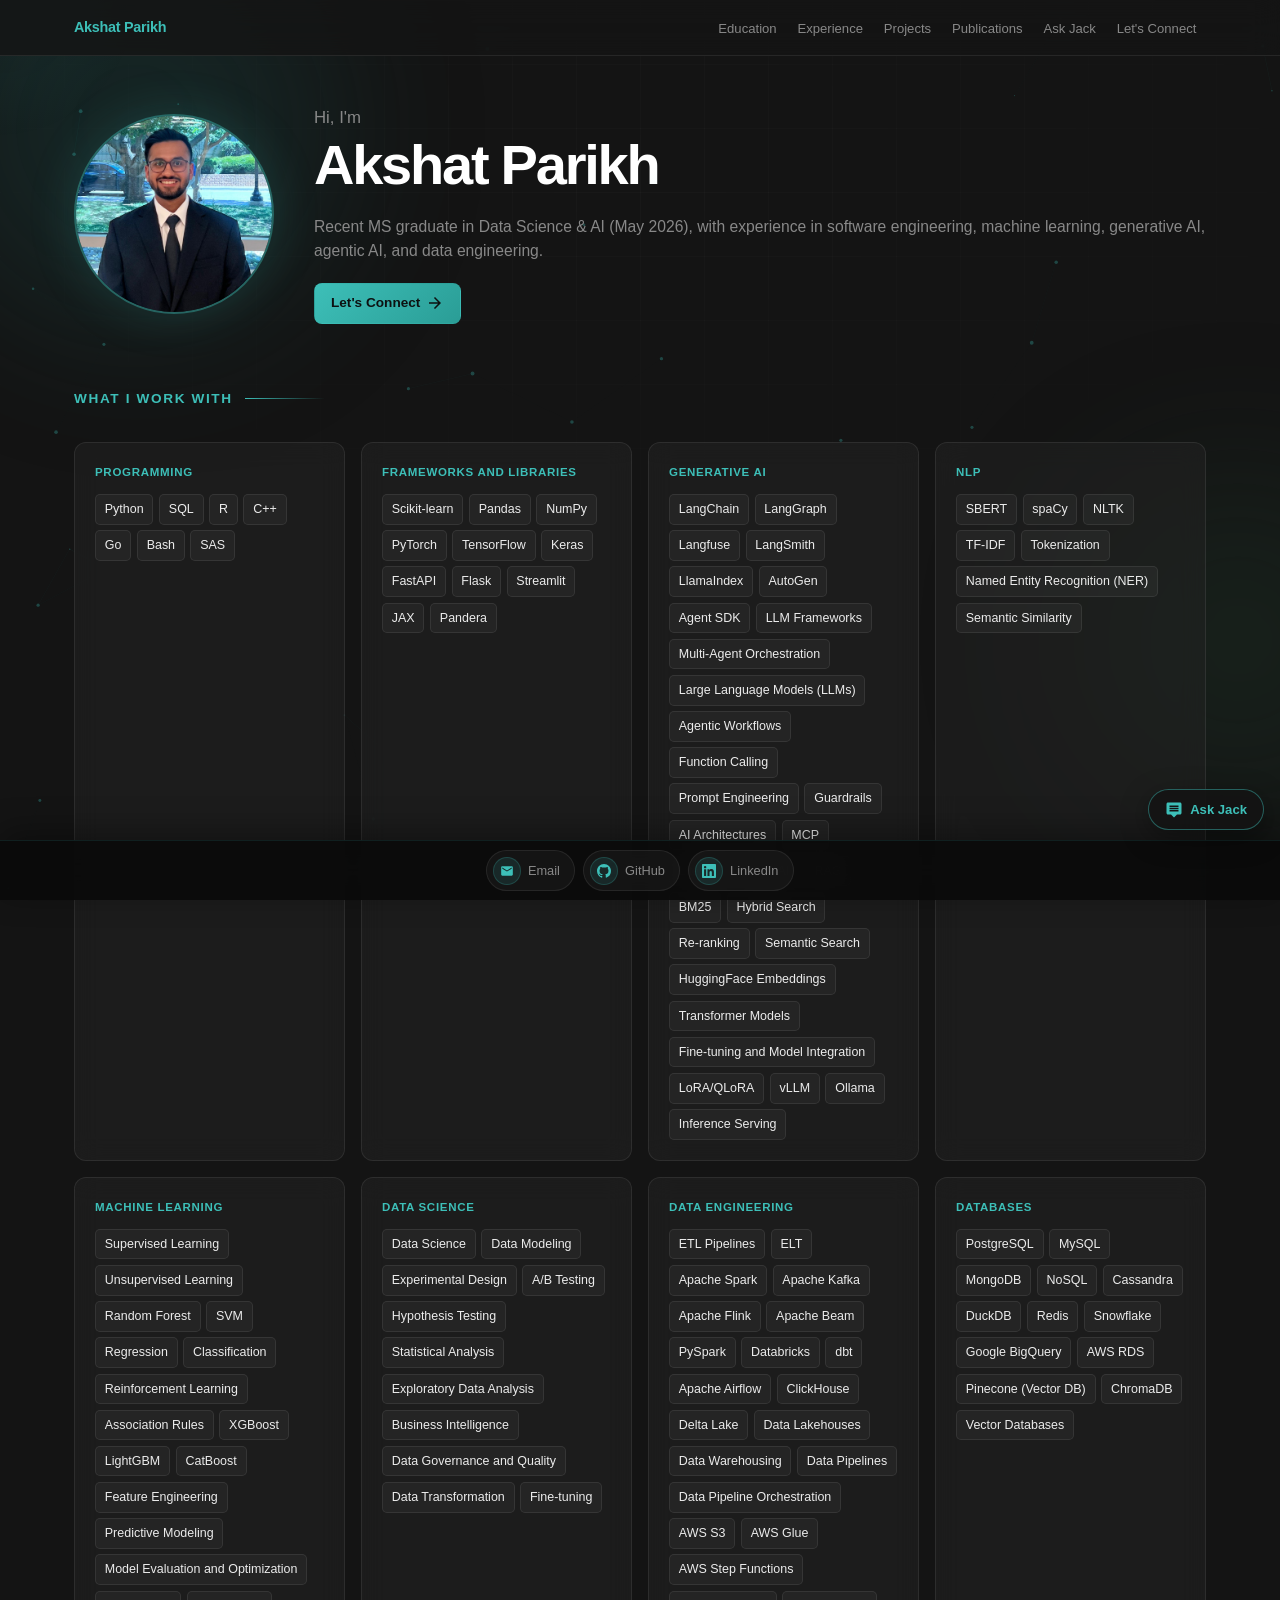
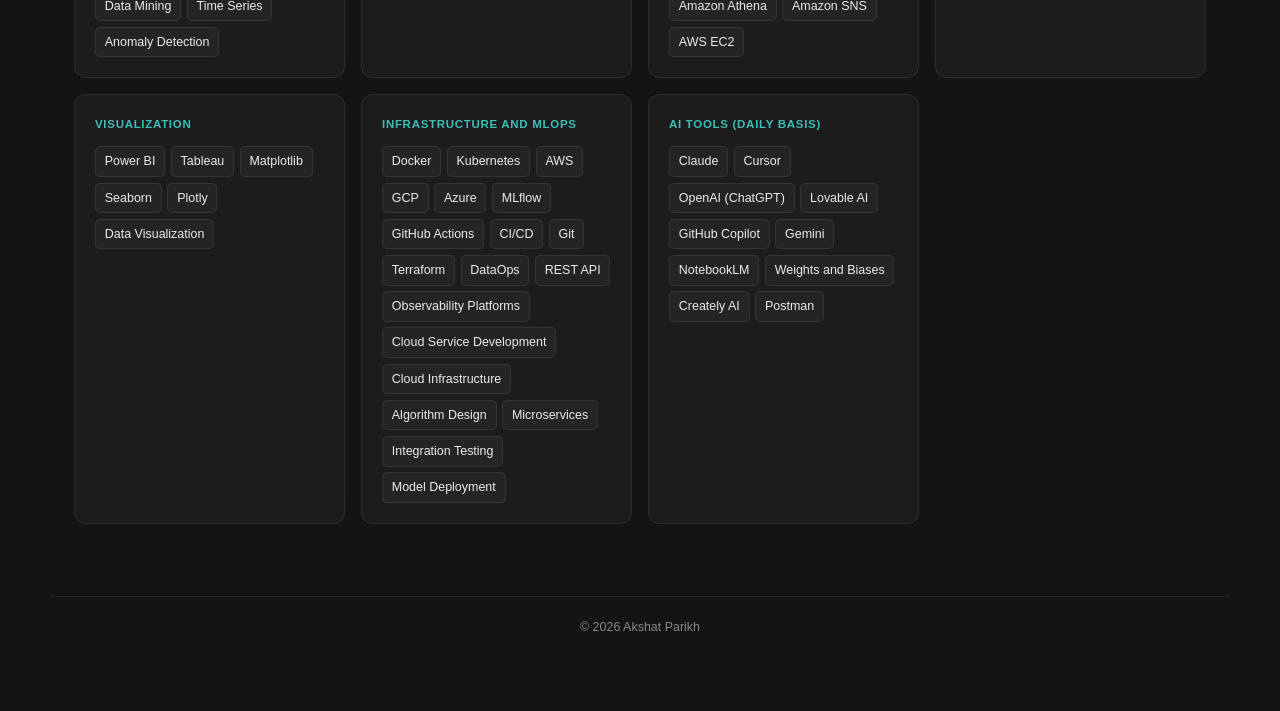
<file: index.html>
<!DOCTYPE html>
<html lang="en">
<head>
  <meta charset="UTF-8">
  <meta name="viewport" content="width=device-width, initial-scale=1.0">
  <title>Akshat Parikh | Data Scientist & ML Engineer</title>
  <link rel="stylesheet" href="css/styles.css">
</head>
<body data-page="home">

  <div class="scroll-progress" id="scrollProgress"></div>
  <div class="cursor-glow" id="cursorGlow"></div>
  <div class="bg-mesh"><div class="orb orb-1"></div><div class="orb orb-2"></div></div>
  <canvas id="particleCanvas" aria-hidden="true"></canvas>
  <div class="grid-overlay"></div>

  <nav id="navbar">
    <div class="nav-inner">
      <a href="index.html" class="nav-logo">Akshat Parikh</a>
      <button class="nav-toggle" id="navToggle" aria-label="Toggle menu"><span></span><span></span><span></span></button>
      <ul class="nav-links" id="navLinks">
        <li><a href="education.html" data-nav="education">Education</a></li>
        <li><a href="experience.html" data-nav="experience">Experience</a></li>
        <li><a href="projects.html" data-nav="projects">Projects</a></li>
        <li><a href="publications.html" data-nav="publications">Publications</a></li>
        <li><a href="chat.html" data-nav="chat">Ask Jack</a></li>
        <li><a href="contact.html" data-nav="contact">Let's Connect</a></li>
      </ul>
    </div>
  </nav>

  <main>
    <section id="hero">
      <div class="hero-layout reveal">
        <div class="hero-photo-wrap">
          <img src="profile.jpg" alt="Akshat Parikh" class="hero-photo" width="200" height="200">
        </div>
        <div class="hero-content">
          <p class="hero-line1">Hi, I'm</p>
          <h1 class="hero-name" data-delay="1">Akshat Parikh</h1>
          <p class="hero-intro" data-delay="2">Recent MS graduate in Data Science &amp; AI (May 2026), with experience in software engineering, machine learning, generative AI, agentic AI, and data engineering.</p>
          <div class="hero-cta reveal" data-delay="3">
            <a href="contact.html" class="btn btn-primary hero-connect-btn">
              Let's Connect
              <svg viewBox="0 0 24 24" aria-hidden="true"><path d="M12 4l-1.41 1.41L16.17 11H4v2h12.17l-5.58 5.59L12 20l8-8z"/></svg>
            </a>
          </div>
        </div>
      </div>
    </section>

    <section id="skills">
      <h2 class="section-heading caps reveal">What I Work With</h2>
      <div class="skills-grid">
        <div class="skill-group reveal" data-delay="1"><h3>Programming</h3><ul><li>Python</li><li>SQL</li><li>R</li><li>C++</li><li>Go</li><li>Bash</li><li>SAS</li></ul></div>
        <div class="skill-group reveal" data-delay="2"><h3>Frameworks and Libraries</h3><ul><li>Scikit-learn</li><li>Pandas</li><li>NumPy</li><li>PyTorch</li><li>TensorFlow</li><li>Keras</li><li>FastAPI</li><li>Flask</li><li>Streamlit</li><li>JAX</li><li>Pandera</li></ul></div>
        <div class="skill-group reveal" data-delay="3"><h3>Generative AI</h3><ul><li>LangChain</li><li>LangGraph</li><li>Langfuse</li><li>LangSmith</li><li>LlamaIndex</li><li>AutoGen</li><li>Agent SDK</li><li>LLM Frameworks</li><li>Multi-Agent Orchestration</li><li>Large Language Models (LLMs)</li><li>Agentic Workflows</li><li>Function Calling</li><li>Prompt Engineering</li><li>Guardrails</li><li>AI Architectures</li><li>MCP</li><li>LiteLLM</li><li>CrewAI</li><li>RAG</li><li>BM25</li><li>Hybrid Search</li><li>Re-ranking</li><li>Semantic Search</li><li>HuggingFace Embeddings</li><li>Transformer Models</li><li>Fine-tuning and Model Integration</li><li>LoRA/QLoRA</li><li>vLLM</li><li>Ollama</li><li>Inference Serving</li></ul></div>
        <div class="skill-group reveal" data-delay="4"><h3>NLP</h3><ul><li>SBERT</li><li>spaCy</li><li>NLTK</li><li>TF-IDF</li><li>Tokenization</li><li>Named Entity Recognition (NER)</li><li>Semantic Similarity</li></ul></div>
        <div class="skill-group reveal" data-delay="1"><h3>Machine Learning</h3><ul><li>Supervised Learning</li><li>Unsupervised Learning</li><li>Random Forest</li><li>SVM</li><li>Regression</li><li>Classification</li><li>Reinforcement Learning</li><li>Association Rules</li><li>XGBoost</li><li>LightGBM</li><li>CatBoost</li><li>Feature Engineering</li><li>Predictive Modeling</li><li>Model Evaluation and Optimization</li><li>Data Mining</li><li>Time Series</li><li>Anomaly Detection</li></ul></div>
        <div class="skill-group reveal" data-delay="2"><h3>Data Science</h3><ul><li>Data Science</li><li>Data Modeling</li><li>Experimental Design</li><li>A/B Testing</li><li>Hypothesis Testing</li><li>Statistical Analysis</li><li>Exploratory Data Analysis</li><li>Business Intelligence</li><li>Data Governance and Quality</li><li>Data Transformation</li><li>Fine-tuning</li></ul></div>
        <div class="skill-group reveal" data-delay="3"><h3>Data Engineering</h3><ul><li>ETL Pipelines</li><li>ELT</li><li>Apache Spark</li><li>Apache Kafka</li><li>Apache Flink</li><li>Apache Beam</li><li>PySpark</li><li>Databricks</li><li>dbt</li><li>Apache Airflow</li><li>ClickHouse</li><li>Delta Lake</li><li>Data Lakehouses</li><li>Data Warehousing</li><li>Data Pipelines</li><li>Data Pipeline Orchestration</li><li>AWS S3</li><li>AWS Glue</li><li>AWS Step Functions</li><li>Amazon Athena</li><li>Amazon SNS</li><li>AWS EC2</li></ul></div>
        <div class="skill-group reveal" data-delay="4"><h3>Databases</h3><ul><li>PostgreSQL</li><li>MySQL</li><li>MongoDB</li><li>NoSQL</li><li>Cassandra</li><li>DuckDB</li><li>Redis</li><li>Snowflake</li><li>Google BigQuery</li><li>AWS RDS</li><li>Pinecone (Vector DB)</li><li>ChromaDB</li><li>Vector Databases</li></ul></div>
        <div class="skill-group reveal" data-delay="1"><h3>Visualization</h3><ul><li>Power BI</li><li>Tableau</li><li>Matplotlib</li><li>Seaborn</li><li>Plotly</li><li>Data Visualization</li></ul></div>
        <div class="skill-group reveal" data-delay="2"><h3>Infrastructure and MLOps</h3><ul><li>Docker</li><li>Kubernetes</li><li>AWS</li><li>GCP</li><li>Azure</li><li>MLflow</li><li>GitHub Actions</li><li>CI/CD</li><li>Git</li><li>Terraform</li><li>DataOps</li><li>REST API</li><li>Observability Platforms</li><li>Cloud Service Development</li><li>Cloud Infrastructure</li><li>Algorithm Design</li><li>Microservices</li><li>Integration Testing</li><li>Model Deployment</li></ul></div>
        <div class="skill-group reveal" data-delay="3"><h3>AI Tools (Daily Basis)</h3><ul><li>Claude</li><li>Cursor</li><li>OpenAI (ChatGPT)</li><li>Lovable AI</li><li>GitHub Copilot</li><li>Gemini</li><li>NotebookLM</li><li>Weights and Biases</li><li>Creately AI</li><li>Postman</li></ul></div>
      </div>
    </section>
  </main>

  <footer><p>&copy; 2026 Akshat Parikh</p></footer>

  <div class="contact-bar">
    <div class="contact-bar-inner">
      <div class="contact-bar-links">
        <a href="mailto:akshat.sparikh@gmail.com" class="contact-bar-item" data-copy="akshat.sparikh@gmail.com" data-copy-label="Email copied">
          <span class="contact-bar-icon"><svg viewBox="0 0 24 24"><path d="M20 4H4c-1.1 0-2 .9-2 2v12c0 1.1.9 2 2 2h16c1.1 0 2-.9 2-2V6c0-1.1-.9-2-2-2zm0 4l-8 5-8-5V6l8 5 8-5v2z"/></svg></span>
          <span>Email</span>
        </a>
        <a href="https://github.com/AkshatParikh16" class="contact-bar-item" target="_blank" rel="noopener">
          <span class="contact-bar-icon"><svg viewBox="0 0 24 24"><path d="M12 0C5.37 0 0 5.37 0 12c0 5.31 3.435 9.795 8.205 11.385.6.105.825-.255.825-.57 0-.285-.015-1.23-.015-2.235-3.015.555-3.795-.735-4.035-1.41-.135-.345-.72-1.41-1.23-1.695-.42-.225-1.02-.78-.015-.795.945-.015 1.62.87 1.845 1.23 1.08 1.815 2.805 1.305 3.495.99.105-.78.42-1.305.765-1.605-2.67-.3-5.46-1.335-5.46-5.925 0-1.305.465-2.385 1.23-3.225-.12-.3-.54-1.53.12-3.18 0 0 1.005-.315 3.3 1.23.96-.27 1.98-.405 3-.405s2.04.135 3 .405c2.295-1.56 3.3-1.23 3.3-1.23.66 1.65.24 2.88.12 3.18.765.84 1.23 1.905 1.23 3.225 0 4.605-2.805 5.625-5.475 5.925.435.375.81 1.095.81 2.22 0 1.605-.015 2.895-.015 3.3 0 .315.225.69.825.57A12.02 12.02 0 0024 12c0-6.63-5.37-12-12-12z"/></svg></span>
          <span>GitHub</span>
        </a>
        <a href="https://www.linkedin.com/in/parikhakshat/" class="contact-bar-item" target="_blank" rel="noopener">
          <span class="contact-bar-icon"><svg viewBox="0 0 24 24"><path d="M20.447 20.452h-3.554v-5.569c0-1.328-.027-3.037-1.852-3.037-1.853 0-2.136 1.445-2.136 2.939v5.667H9.351V9h3.414v1.561h.046c.477-.9 1.637-1.85 3.37-1.85 3.601 0 4.267 2.37 4.267 5.455v6.286zM5.337 7.433a2.062 2.062 0 01-2.063-2.065 2.064 2.064 0 114.126 0 2.063 2.063 0 01-2.063 2.065zm1.782 13.019H3.555V9h3.564v11.452zM22.225 0H1.771C.792 0 0 .774 0 1.729v20.542C0 23.227.792 24 1.771 24h20.451C23.2 24 24 23.227 24 22.271V1.729C24 .774 23.2 0 22.222 0h.003z"/></svg></span>
          <span>LinkedIn</span>
        </a>
      </div>
    </div>
  </div>

  <div class="toast" id="toast" role="status" aria-live="polite"></div>
  <script src="js/main.js"></script>
  <script src="js/chat-agent.js?v=11"></script>
</body>
</html>
</file>
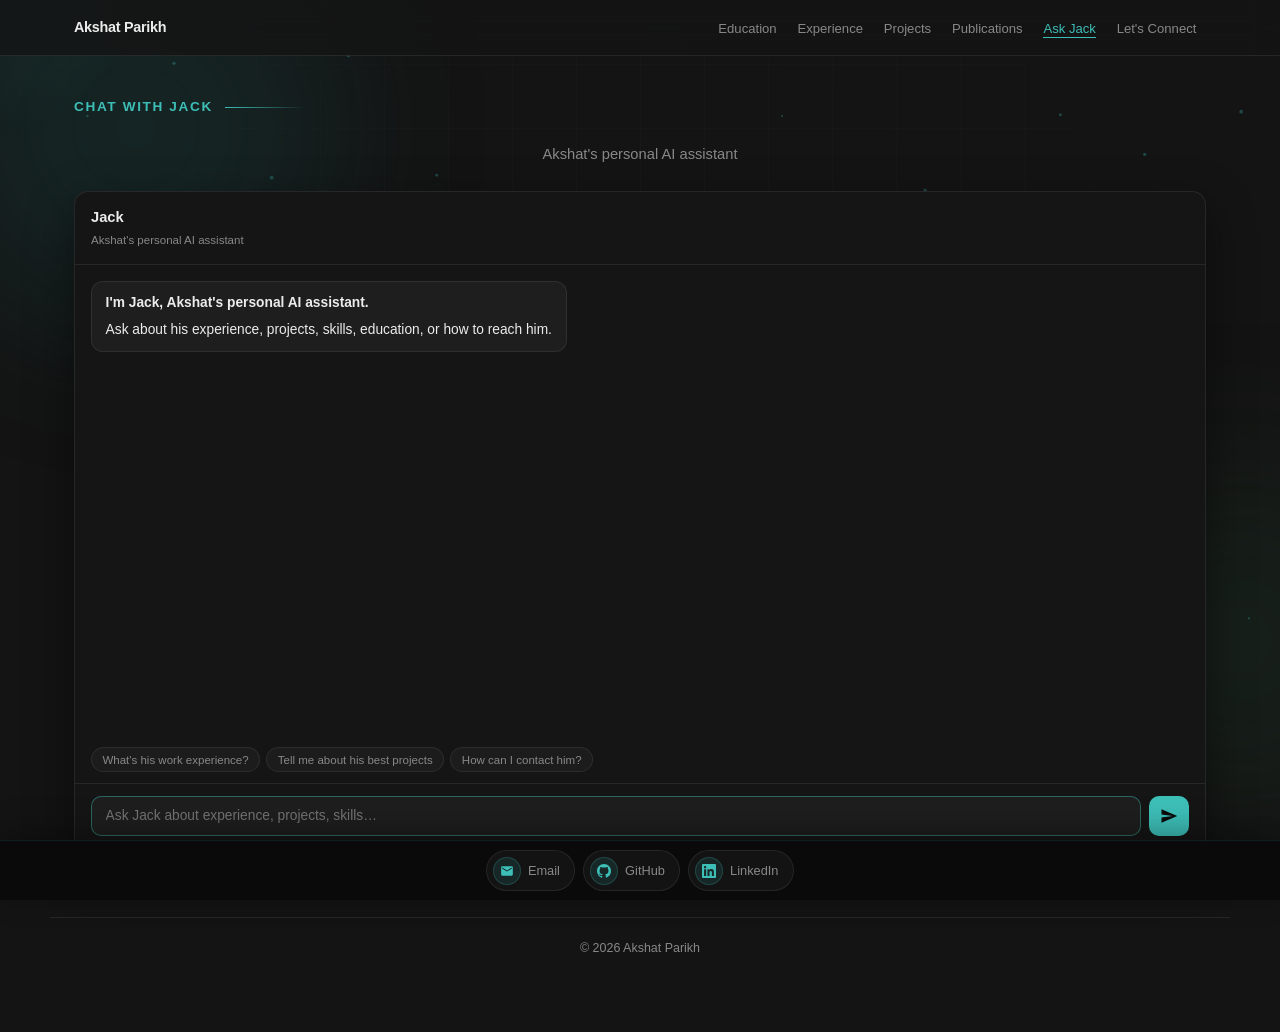
<file: chat.html>
<!DOCTYPE html>
<html lang="en">
<head>
  <meta charset="UTF-8">
  <meta name="viewport" content="width=device-width, initial-scale=1.0">
  <title>Chat with Jack | Akshat Parikh</title>
  <link rel="stylesheet" href="css/styles.css">
</head>
<body data-page="chat">

  <div class="scroll-progress" id="scrollProgress"></div>
  <div class="cursor-glow" id="cursorGlow"></div>
  <div class="bg-mesh"><div class="orb orb-1"></div><div class="orb orb-2"></div></div>
  <canvas id="particleCanvas" aria-hidden="true"></canvas>
  <div class="grid-overlay"></div>

  <nav id="navbar">
    <div class="nav-inner">
      <a href="index.html" class="nav-logo">Akshat Parikh</a>
      <button class="nav-toggle" id="navToggle" aria-label="Toggle menu"><span></span><span></span><span></span></button>
      <ul class="nav-links" id="navLinks">
        <li><a href="education.html" data-nav="education">Education</a></li>
        <li><a href="experience.html" data-nav="experience">Experience</a></li>
        <li><a href="projects.html" data-nav="projects">Projects</a></li>
        <li><a href="publications.html" data-nav="publications">Publications</a></li>
        <li><a href="chat.html" data-nav="chat">Ask Jack</a></li>
        <li><a href="contact.html" data-nav="contact">Let's Connect</a></li>
      </ul>
    </div>
  </nav>

  <main>
    <section id="chat-page">
      <h2 class="section-heading caps reveal">Chat with Jack</h2>
      <p class="chat-page-lead reveal">Akshat's personal AI assistant</p>
      <div id="portfolio-chat-full" class="portfolio-chat reveal" data-mode="full">
        <div class="chat-panel is-open" role="region" aria-label="Jack, Akshat's personal AI assistant">
          <div class="chat-panel-head">
            <div><strong>Jack</strong><span>Akshat's personal AI assistant</span></div>
          </div>
          <div class="chat-messages" aria-live="polite"></div>
          <div class="chat-starters"></div>
          <form class="chat-form">
            <input type="text" class="chat-input" placeholder="Ask Jack about experience, projects, skills…" maxlength="500" autocomplete="off" aria-label="Message for Jack">
            <button type="submit" class="chat-send" aria-label="Send message">
              <svg viewBox="0 0 24 24" aria-hidden="true"><path d="M2.01 21L23 12 2.01 3 2 10l15 2-15 2z"/></svg>
            </button>
          </form>
        </div>
      </div>
    </section>
  </main>

  <footer><p>&copy; 2026 Akshat Parikh</p></footer>

  <div class="contact-bar">
    <div class="contact-bar-inner">
      <div class="contact-bar-links">
        <a href="mailto:akshat.sparikh@gmail.com" class="contact-bar-item" data-copy="akshat.sparikh@gmail.com" data-copy-label="Email copied">
          <span class="contact-bar-icon"><svg viewBox="0 0 24 24"><path d="M20 4H4c-1.1 0-2 .9-2 2v12c0 1.1.9 2 2 2h16c1.1 0 2-.9 2-2V6c0-1.1-.9-2-2-2zm0 4l-8 5-8-5V6l8 5 8-5v2z"/></svg></span>
          <span>Email</span>
        </a>
        <a href="https://github.com/AkshatParikh16" class="contact-bar-item" target="_blank" rel="noopener">
          <span class="contact-bar-icon"><svg viewBox="0 0 24 24"><path d="M12 0C5.37 0 0 5.37 0 12c0 5.31 3.435 9.795 8.205 11.385.6.105.825-.255.825-.57 0-.285-.015-1.23-.015-2.235-3.015.555-3.795-.735-4.035-1.41-.135-.345-.72-1.41-1.23-1.695-.42-.225-1.02-.78-.015-.795.945-.015 1.62.87 1.845 1.23 1.08 1.815 2.805 1.305 3.495.99.105-.78.42-1.305.765-1.605-2.67-.3-5.46-1.335-5.46-5.925 0-1.305.465-2.385 1.23-3.225-.12-.3-.54-1.53.12-3.18 0 0 1.005-.315 3.3 1.23.96-.27 1.98-.405 3-.405s2.04.135 3 .405c2.295-1.56 3.3-1.23 3.3-1.23.66 1.65.24 2.88.12 3.18.765.84 1.23 1.905 1.23 3.225 0 4.605-2.805 5.625-5.475 5.925.435.375.81 1.095.81 2.22 0 1.605-.015 2.895-.015 3.3 0 .315.225.69.825.57A12.02 12.02 0 0024 12c0-6.63-5.37-12-12-12z"/></svg></span>
          <span>GitHub</span>
        </a>
        <a href="https://www.linkedin.com/in/parikhakshat/" class="contact-bar-item" target="_blank" rel="noopener">
          <span class="contact-bar-icon"><svg viewBox="0 0 24 24"><path d="M20.447 20.452h-3.554v-5.569c0-1.328-.027-3.037-1.852-3.037-1.853 0-2.136 1.445-2.136 2.939v5.667H9.351V9h3.414v1.561h.046c.477-.9 1.637-1.85 3.37-1.85 3.601 0 4.267 2.37 4.267 5.455v6.286zM5.337 7.433a2.062 2.062 0 01-2.063-2.065 2.064 2.064 0 114.126 0 2.063 2.063 0 01-2.063 2.065zm1.782 13.019H3.555V9h3.564v11.452zM22.225 0H1.771C.792 0 0 .774 0 1.729v20.542C0 23.227.792 24 1.771 24h20.451C23.2 24 24 23.227 24 22.271V1.729C24 .774 23.2 0 22.222 0h.003z"/></svg></span>
          <span>LinkedIn</span>
        </a>
      </div>
    </div>
  </div>

  <div class="toast" id="toast" role="status" aria-live="polite"></div>
  <script src="js/main.js"></script>
  <script src="js/chat-agent.js?v=11"></script>
</body>
</html>
</file>
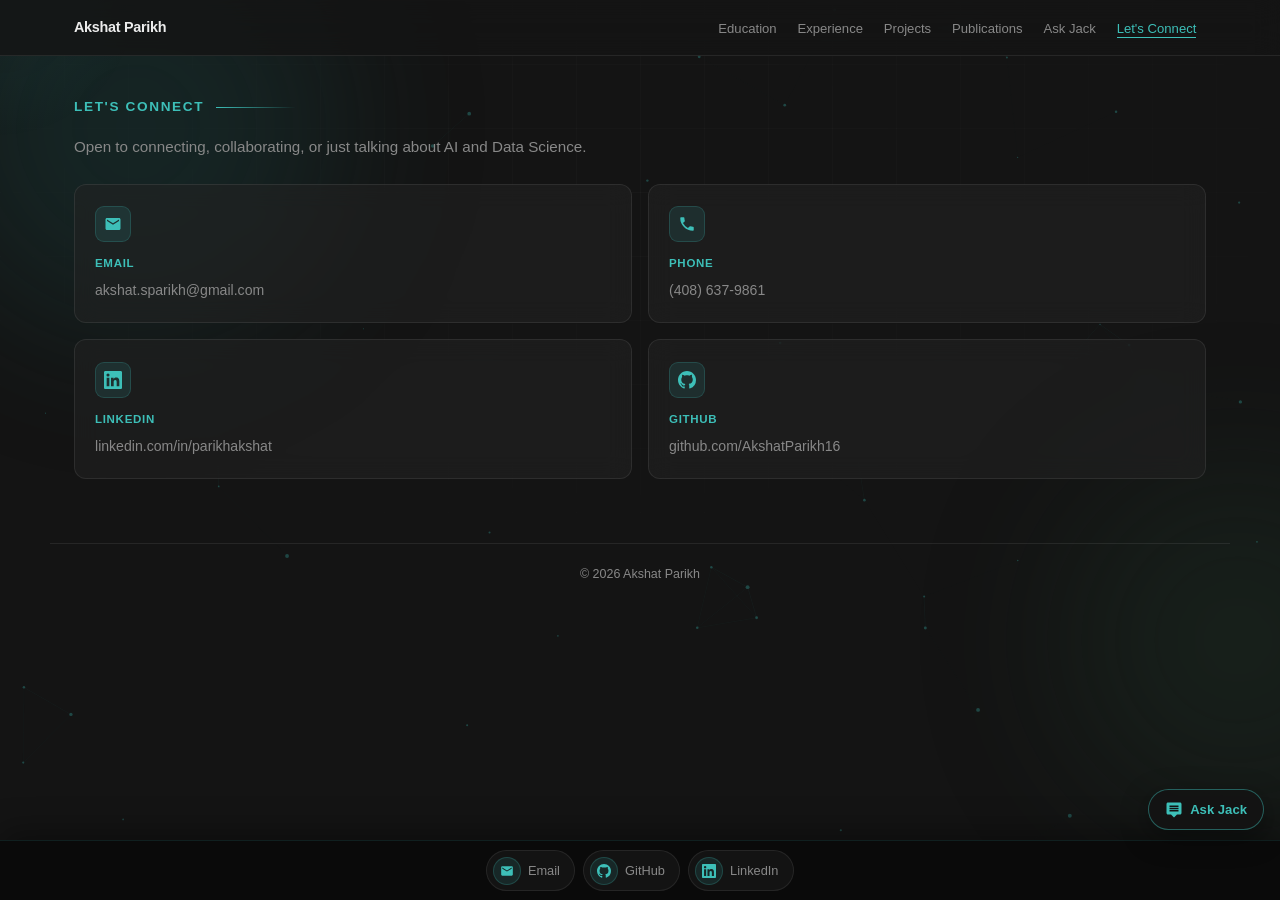
<file: contact.html>
<!DOCTYPE html>
<html lang="en">
<head>
  <meta charset="UTF-8">
  <meta name="viewport" content="width=device-width, initial-scale=1.0">
  <title>Let's Connect | Akshat Parikh</title>
  <link rel="stylesheet" href="css/styles.css">
</head>
<body data-page="contact">

  <div class="scroll-progress" id="scrollProgress"></div>
  <div class="cursor-glow" id="cursorGlow"></div>
  <div class="bg-mesh"><div class="orb orb-1"></div><div class="orb orb-2"></div></div>
  <canvas id="particleCanvas" aria-hidden="true"></canvas>
  <div class="grid-overlay"></div>

  <nav id="navbar">
    <div class="nav-inner">
      <a href="index.html" class="nav-logo">Akshat Parikh</a>
      <button class="nav-toggle" id="navToggle" aria-label="Toggle menu"><span></span><span></span><span></span></button>
      <ul class="nav-links" id="navLinks">
        <li><a href="education.html" data-nav="education">Education</a></li>
        <li><a href="experience.html" data-nav="experience">Experience</a></li>
        <li><a href="projects.html" data-nav="projects">Projects</a></li>
        <li><a href="publications.html" data-nav="publications">Publications</a></li>
        <li><a href="chat.html" data-nav="chat">Ask Jack</a></li>
        <li><a href="contact.html" data-nav="contact">Let's Connect</a></li>
      </ul>
    </div>
  </nav>

  <main>
    <section id="contact">
      <h2 class="section-heading caps reveal">Let's Connect</h2>
      <p class="contact-lead reveal">Open to connecting, collaborating, or just talking about AI and Data Science.</p>
      <div class="contact-grid">
        <a href="mailto:akshat.sparikh@gmail.com" class="contact-tile card-box reveal" data-copy="akshat.sparikh@gmail.com" data-copy-label="Email copied">
          <span class="tile-icon"><svg viewBox="0 0 24 24"><path d="M20 4H4c-1.1 0-2 .9-2 2v12c0 1.1.9 2 2 2h16c1.1 0 2-.9 2-2V6c0-1.1-.9-2-2-2zm0 4l-8 5-8-5V6l8 5 8-5v2z"/></svg></span>
          <span class="tile-label">Email</span>
          <span class="tile-value">akshat.sparikh@gmail.com</span>
        </a>
        <a href="tel:+14086379861" class="contact-tile card-box reveal" data-copy="(408) 637-9861" data-copy-label="Phone copied">
          <span class="tile-icon"><svg viewBox="0 0 24 24"><path d="M6.62 10.79a15.05 15.05 0 006.59 6.59l2.2-2.2a1 1 0 011.01-.24 11.36 11.36 0 003.56.57 1 1 0 011 1V20a1 1 0 01-1 1A17 17 0 013 4a1 1 0 011-1h3.5a1 1 0 011 1 11.36 11.36 0 00.57 3.56 1 1 0 01-.25 1.01l-2.2 2.22z"/></svg></span>
          <span class="tile-label">Phone</span>
          <span class="tile-value">(408) 637-9861</span>
        </a>
        <a href="https://www.linkedin.com/in/parikhakshat/" class="contact-tile card-box reveal" target="_blank" rel="noopener">
          <span class="tile-icon"><svg viewBox="0 0 24 24"><path d="M20.447 20.452h-3.554v-5.569c0-1.328-.027-3.037-1.852-3.037-1.853 0-2.136 1.445-2.136 2.939v5.667H9.351V9h3.414v1.561h.046c.477-.9 1.637-1.85 3.37-1.85 3.601 0 4.267 2.37 4.267 5.455v6.286zM5.337 7.433a2.062 2.062 0 01-2.063-2.065 2.064 2.064 0 114.126 0 2.063 2.063 0 01-2.063 2.065zm1.782 13.019H3.555V9h3.564v11.452zM22.225 0H1.771C.792 0 0 .774 0 1.729v20.542C0 23.227.792 24 1.771 24h20.451C23.2 24 24 23.227 24 22.271V1.729C24 .774 23.2 0 22.222 0h.003z"/></svg></span>
          <span class="tile-label">LinkedIn</span>
          <span class="tile-value">linkedin.com/in/parikhakshat</span>
        </a>
        <a href="https://github.com/AkshatParikh16" class="contact-tile card-box reveal" target="_blank" rel="noopener">
          <span class="tile-icon"><svg viewBox="0 0 24 24"><path d="M12 0C5.37 0 0 5.37 0 12c0 5.31 3.435 9.795 8.205 11.385.6.105.825-.255.825-.57 0-.285-.015-1.23-.015-2.235-3.015.555-3.795-.735-4.035-1.41-.135-.345-.72-1.41-1.23-1.695-.42-.225-1.02-.78-.015-.795.945-.015 1.62.87 1.845 1.23 1.08 1.815 2.805 1.305 3.495.99.105-.78.42-1.305.765-1.605-2.67-.3-5.46-1.335-5.46-5.925 0-1.305.465-2.385 1.23-3.225-.12-.3-.54-1.53.12-3.18 0 0 1.005-.315 3.3 1.23.96-.27 1.98-.405 3-.405s2.04.135 3 .405c2.295-1.56 3.3-1.23 3.3-1.23.66 1.65.24 2.88.12 3.18.765.84 1.23 1.905 1.23 3.225 0 4.605-2.805 5.625-5.475 5.925.435.375.81 1.095.81 2.22 0 1.605-.015 2.895-.015 3.3 0 .315.225.69.825.57A12.02 12.02 0 0024 12c0-6.63-5.37-12-12-12z"/></svg></span>
          <span class="tile-label">GitHub</span>
          <span class="tile-value">github.com/AkshatParikh16</span>
        </a>
      </div>
    </section>
  </main>

  <footer><p>&copy; 2026 Akshat Parikh</p></footer>

  <div class="contact-bar">
    <div class="contact-bar-inner">
      <div class="contact-bar-links">
        <a href="mailto:akshat.sparikh@gmail.com" class="contact-bar-item" data-copy="akshat.sparikh@gmail.com" data-copy-label="Email copied">
          <span class="contact-bar-icon"><svg viewBox="0 0 24 24"><path d="M20 4H4c-1.1 0-2 .9-2 2v12c0 1.1.9 2 2 2h16c1.1 0 2-.9 2-2V6c0-1.1-.9-2-2-2zm0 4l-8 5-8-5V6l8 5 8-5v2z"/></svg></span>
          <span>Email</span>
        </a>
        <a href="https://github.com/AkshatParikh16" class="contact-bar-item" target="_blank" rel="noopener">
          <span class="contact-bar-icon"><svg viewBox="0 0 24 24"><path d="M12 0C5.37 0 0 5.37 0 12c0 5.31 3.435 9.795 8.205 11.385.6.105.825-.255.825-.57 0-.285-.015-1.23-.015-2.235-3.015.555-3.795-.735-4.035-1.41-.135-.345-.72-1.41-1.23-1.695-.42-.225-1.02-.78-.015-.795.945-.015 1.62.87 1.845 1.23 1.08 1.815 2.805 1.305 3.495.99.105-.78.42-1.305.765-1.605-2.67-.3-5.46-1.335-5.46-5.925 0-1.305.465-2.385 1.23-3.225-.12-.3-.54-1.53.12-3.18 0 0 1.005-.315 3.3 1.23.96-.27 1.98-.405 3-.405s2.04.135 3 .405c2.295-1.56 3.3-1.23 3.3-1.23.66 1.65.24 2.88.12 3.18.765.84 1.23 1.905 1.23 3.225 0 4.605-2.805 5.625-5.475 5.925.435.375.81 1.095.81 2.22 0 1.605-.015 2.895-.015 3.3 0 .315.225.69.825.57A12.02 12.02 0 0024 12c0-6.63-5.37-12-12-12z"/></svg></span>
          <span>GitHub</span>
        </a>
        <a href="https://www.linkedin.com/in/parikhakshat/" class="contact-bar-item" target="_blank" rel="noopener">
          <span class="contact-bar-icon"><svg viewBox="0 0 24 24"><path d="M20.447 20.452h-3.554v-5.569c0-1.328-.027-3.037-1.852-3.037-1.853 0-2.136 1.445-2.136 2.939v5.667H9.351V9h3.414v1.561h.046c.477-.9 1.637-1.85 3.37-1.85 3.601 0 4.267 2.37 4.267 5.455v6.286zM5.337 7.433a2.062 2.062 0 01-2.063-2.065 2.064 2.064 0 114.126 0 2.063 2.063 0 01-2.063 2.065zm1.782 13.019H3.555V9h3.564v11.452zM22.225 0H1.771C.792 0 0 .774 0 1.729v20.542C0 23.227.792 24 1.771 24h20.451C23.2 24 24 23.227 24 22.271V1.729C24 .774 23.2 0 22.222 0h.003z"/></svg></span>
          <span>LinkedIn</span>
        </a>
      </div>
    </div>
  </div>

  <div class="toast" id="toast" role="status" aria-live="polite"></div>
  <script src="js/main.js"></script>
  <script src="js/chat-agent.js?v=11"></script>
</body>
</html>
</file>
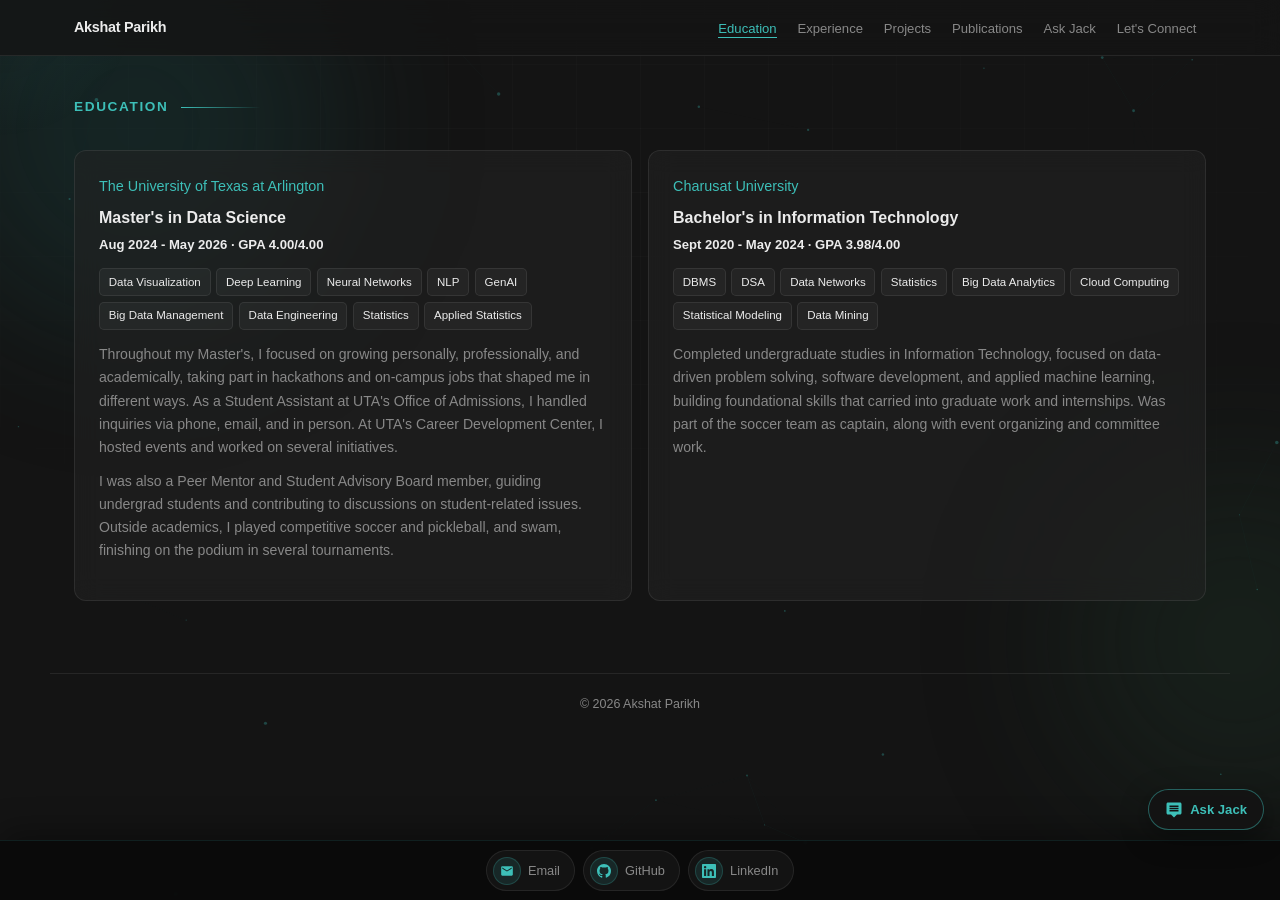
<file: education.html>
<!DOCTYPE html>
<html lang="en">
<head>
  <meta charset="UTF-8">
  <meta name="viewport" content="width=device-width, initial-scale=1.0">
  <title>Education | Akshat Parikh</title>
  <link rel="stylesheet" href="css/styles.css">
</head>
<body data-page="education">

  <div class="scroll-progress" id="scrollProgress"></div>
  <div class="cursor-glow" id="cursorGlow"></div>
  <div class="bg-mesh"><div class="orb orb-1"></div><div class="orb orb-2"></div></div>
  <canvas id="particleCanvas" aria-hidden="true"></canvas>
  <div class="grid-overlay"></div>

  <nav id="navbar">
    <div class="nav-inner">
      <a href="index.html" class="nav-logo">Akshat Parikh</a>
      <button class="nav-toggle" id="navToggle" aria-label="Toggle menu"><span></span><span></span><span></span></button>
      <ul class="nav-links" id="navLinks">
        <li><a href="education.html" data-nav="education">Education</a></li>
        <li><a href="experience.html" data-nav="experience">Experience</a></li>
        <li><a href="projects.html" data-nav="projects">Projects</a></li>
        <li><a href="publications.html" data-nav="publications">Publications</a></li>
        <li><a href="chat.html" data-nav="chat">Ask Jack</a></li>
        <li><a href="contact.html" data-nav="contact">Let's Connect</a></li>
      </ul>
    </div>
  </nav>

  <main>
    <section id="education">
      <h2 class="section-heading caps reveal">Education</h2>
      <div class="card-grid">
        <div class="card-box reveal">
          <p class="card-subtitle">The University of Texas at Arlington</p>
          <p class="card-title">Master's in Data Science</p>
          <p class="card-meta"><strong>Aug 2024 - May 2026 · GPA 4.00/4.00</strong></p>
          <div class="card-tags">
            <span>Data Visualization</span><span>Deep Learning</span><span>Neural Networks</span>
            <span>NLP</span><span>GenAI</span><span>Big Data Management</span>
            <span>Data Engineering</span><span>Statistics</span><span>Applied Statistics</span>
          </div>
          <div class="card-desc">
            <p>Throughout my Master's, I focused on growing personally, professionally, and academically, taking part in hackathons and on-campus jobs that shaped me in different ways. As a Student Assistant at UTA's Office of Admissions, I handled inquiries via phone, email, and in person. At UTA's Career Development Center, I hosted events and worked on several initiatives.</p>
            <p>I was also a Peer Mentor and Student Advisory Board member, guiding undergrad students and contributing to discussions on student-related issues. Outside academics, I played competitive soccer and pickleball, and swam, finishing on the podium in several tournaments.</p>
          </div>
        </div>
        <div class="card-box reveal">
          <p class="card-subtitle">Charusat University</p>
          <p class="card-title">Bachelor's in Information Technology</p>
          <p class="card-meta"><strong>Sept 2020 - May 2024 · GPA 3.98/4.00</strong></p>
          <div class="card-tags">
            <span>DBMS</span><span>DSA</span><span>Data Networks</span><span>Statistics</span>
            <span>Big Data Analytics</span><span>Cloud Computing</span>
            <span>Statistical Modeling</span><span>Data Mining</span>
          </div>
          <div class="card-desc">
            <p>Completed undergraduate studies in Information Technology, focused on data-driven problem solving, software development, and applied machine learning, building foundational skills that carried into graduate work and internships. Was part of the soccer team as captain, along with event organizing and committee work.</p>
          </div>
        </div>
      </div>
    </section>
  </main>

  <footer><p>&copy; 2026 Akshat Parikh</p></footer>

  <div class="contact-bar">
    <div class="contact-bar-inner">
      <div class="contact-bar-links">
        <a href="mailto:akshat.sparikh@gmail.com" class="contact-bar-item" data-copy="akshat.sparikh@gmail.com" data-copy-label="Email copied">
          <span class="contact-bar-icon"><svg viewBox="0 0 24 24"><path d="M20 4H4c-1.1 0-2 .9-2 2v12c0 1.1.9 2 2 2h16c1.1 0 2-.9 2-2V6c0-1.1-.9-2-2-2zm0 4l-8 5-8-5V6l8 5 8-5v2z"/></svg></span>
          <span>Email</span>
        </a>
        <a href="https://github.com/AkshatParikh16" class="contact-bar-item" target="_blank" rel="noopener">
          <span class="contact-bar-icon"><svg viewBox="0 0 24 24"><path d="M12 0C5.37 0 0 5.37 0 12c0 5.31 3.435 9.795 8.205 11.385.6.105.825-.255.825-.57 0-.285-.015-1.23-.015-2.235-3.015.555-3.795-.735-4.035-1.41-.135-.345-.72-1.41-1.23-1.695-.42-.225-1.02-.78-.015-.795.945-.015 1.62.87 1.845 1.23 1.08 1.815 2.805 1.305 3.495.99.105-.78.42-1.305.765-1.605-2.67-.3-5.46-1.335-5.46-5.925 0-1.305.465-2.385 1.23-3.225-.12-.3-.54-1.53.12-3.18 0 0 1.005-.315 3.3 1.23.96-.27 1.98-.405 3-.405s2.04.135 3 .405c2.295-1.56 3.3-1.23 3.3-1.23.66 1.65.24 2.88.12 3.18.765.84 1.23 1.905 1.23 3.225 0 4.605-2.805 5.625-5.475 5.925.435.375.81 1.095.81 2.22 0 1.605-.015 2.895-.015 3.3 0 .315.225.69.825.57A12.02 12.02 0 0024 12c0-6.63-5.37-12-12-12z"/></svg></span>
          <span>GitHub</span>
        </a>
        <a href="https://www.linkedin.com/in/parikhakshat/" class="contact-bar-item" target="_blank" rel="noopener">
          <span class="contact-bar-icon"><svg viewBox="0 0 24 24"><path d="M20.447 20.452h-3.554v-5.569c0-1.328-.027-3.037-1.852-3.037-1.853 0-2.136 1.445-2.136 2.939v5.667H9.351V9h3.414v1.561h.046c.477-.9 1.637-1.85 3.37-1.85 3.601 0 4.267 2.37 4.267 5.455v6.286zM5.337 7.433a2.062 2.062 0 01-2.063-2.065 2.064 2.064 0 114.126 0 2.063 2.063 0 01-2.063 2.065zm1.782 13.019H3.555V9h3.564v11.452zM22.225 0H1.771C.792 0 0 .774 0 1.729v20.542C0 23.227.792 24 1.771 24h20.451C23.2 24 24 23.227 24 22.271V1.729C24 .774 23.2 0 22.222 0h.003z"/></svg></span>
          <span>LinkedIn</span>
        </a>
      </div>
    </div>
  </div>

  <div class="toast" id="toast" role="status" aria-live="polite"></div>
  <script src="js/main.js"></script>
  <script src="js/chat-agent.js?v=11"></script>
</body>
</html>
</file>
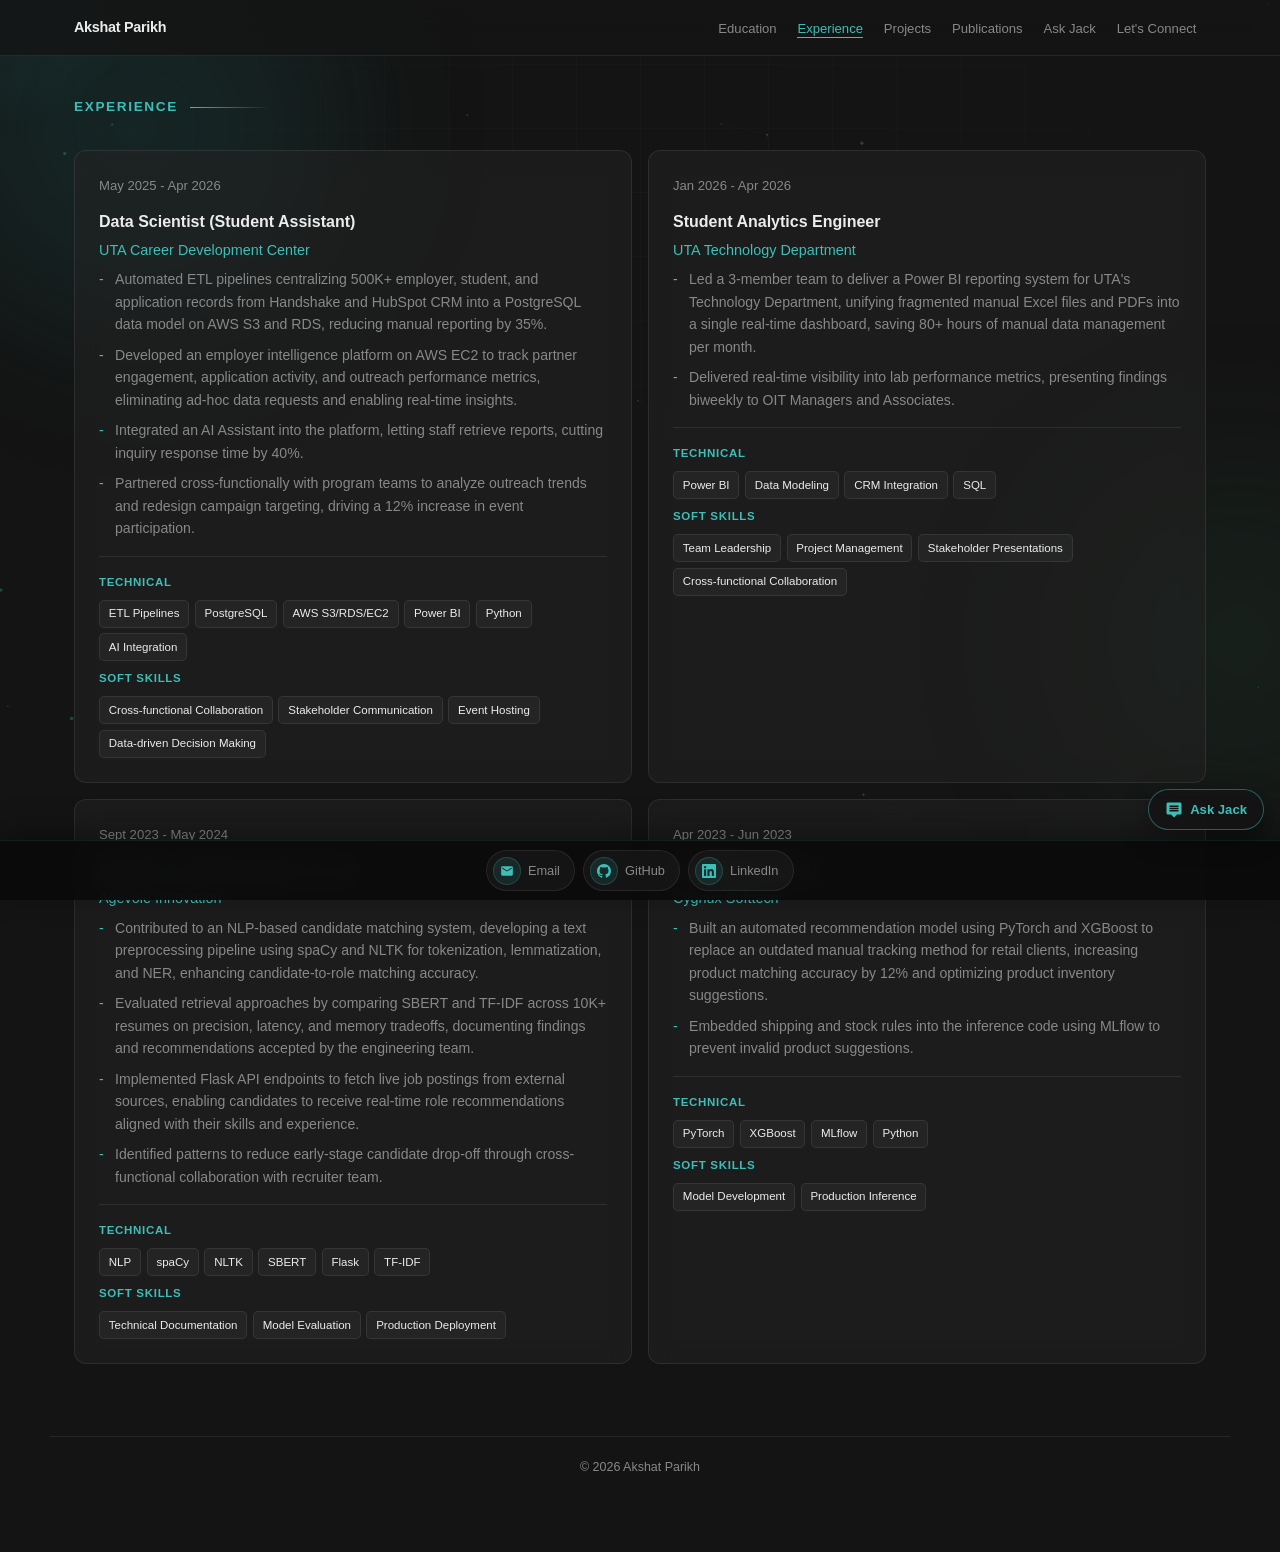
<file: experience.html>
<!DOCTYPE html>
<html lang="en">
<head>
  <meta charset="UTF-8">
  <meta name="viewport" content="width=device-width, initial-scale=1.0">
  <title>Experience | Akshat Parikh</title>
  <link rel="stylesheet" href="css/styles.css">
</head>
<body data-page="experience">

  <div class="scroll-progress" id="scrollProgress"></div>
  <div class="cursor-glow" id="cursorGlow"></div>
  <div class="bg-mesh"><div class="orb orb-1"></div><div class="orb orb-2"></div></div>
  <canvas id="particleCanvas" aria-hidden="true"></canvas>
  <div class="grid-overlay"></div>

  <nav id="navbar">
    <div class="nav-inner">
      <a href="index.html" class="nav-logo">Akshat Parikh</a>
      <button class="nav-toggle" id="navToggle" aria-label="Toggle menu"><span></span><span></span><span></span></button>
      <ul class="nav-links" id="navLinks">
        <li><a href="education.html" data-nav="education">Education</a></li>
        <li><a href="experience.html" data-nav="experience">Experience</a></li>
        <li><a href="projects.html" data-nav="projects">Projects</a></li>
        <li><a href="publications.html" data-nav="publications">Publications</a></li>
        <li><a href="chat.html" data-nav="chat">Ask Jack</a></li>
        <li><a href="contact.html" data-nav="contact">Let's Connect</a></li>
      </ul>
    </div>
  </nav>

  <main>
    <section id="experience">
      <h2 class="section-heading caps reveal">Experience</h2>
      <div class="card-grid">
        <div class="card-box reveal">
          <p class="card-meta">May 2025 - Apr 2026</p>
          <p class="card-title">Data Scientist (Student Assistant)</p>
          <p class="card-subtitle">UTA Career Development Center</p>
          <ul>
            <li>Automated ETL pipelines centralizing 500K+ employer, student, and application records from Handshake and HubSpot CRM into a PostgreSQL data model on AWS S3 and RDS, reducing manual reporting by 35%.</li>
            <li>Developed an employer intelligence platform on AWS EC2 to track partner engagement, application activity, and outreach performance metrics, eliminating ad-hoc data requests and enabling real-time insights.</li>
            <li>Integrated an AI Assistant into the platform, letting staff retrieve reports, cutting inquiry response time by 40%.</li>
            <li>Partnered cross-functionally with program teams to analyze outreach trends and redesign campaign targeting, driving a 12% increase in event participation.</li>
          </ul>
          <div class="skills-gained">
            <h4>Technical</h4>
            <div class="card-tags">
              <span>ETL Pipelines</span><span>PostgreSQL</span><span>AWS S3/RDS/EC2</span>
              <span>Power BI</span><span>Python</span><span>AI Integration</span>
            </div>
            <h4>Soft Skills</h4>
            <div class="card-tags">
              <span>Cross-functional Collaboration</span><span>Stakeholder Communication</span>
              <span>Event Hosting</span><span>Data-driven Decision Making</span>
            </div>
          </div>
        </div>
        <div class="card-box reveal">
          <p class="card-meta">Jan 2026 - Apr 2026</p>
          <p class="card-title">Student Analytics Engineer</p>
          <p class="card-subtitle">UTA Technology Department</p>
          <ul>
            <li>Led a 3-member team to deliver a Power BI reporting system for UTA's Technology Department, unifying fragmented manual Excel files and PDFs into a single real-time dashboard, saving 80+ hours of manual data management per month.</li>
            <li>Delivered real-time visibility into lab performance metrics, presenting findings biweekly to OIT Managers and Associates.</li>
          </ul>
          <div class="skills-gained">
            <h4>Technical</h4>
            <div class="card-tags">
              <span>Power BI</span><span>Data Modeling</span><span>CRM Integration</span><span>SQL</span>
            </div>
            <h4>Soft Skills</h4>
            <div class="card-tags">
              <span>Team Leadership</span><span>Project Management</span>
              <span>Stakeholder Presentations</span><span>Cross-functional Collaboration</span>
            </div>
          </div>
        </div>
        <div class="card-box reveal">
          <p class="card-meta">Sept 2023 - May 2024</p>
          <p class="card-title">Machine Learning Engineer Intern</p>
          <p class="card-subtitle">Agevole Innovation</p>
          <ul>
            <li>Contributed to an NLP-based candidate matching system, developing a text preprocessing pipeline using spaCy and NLTK for tokenization, lemmatization, and NER, enhancing candidate-to-role matching accuracy.</li>
            <li>Evaluated retrieval approaches by comparing SBERT and TF-IDF across 10K+ resumes on precision, latency, and memory tradeoffs, documenting findings and recommendations accepted by the engineering team.</li>
            <li>Implemented Flask API endpoints to fetch live job postings from external sources, enabling candidates to receive real-time role recommendations aligned with their skills and experience.</li>
            <li>Identified patterns to reduce early-stage candidate drop-off through cross-functional collaboration with recruiter team.</li>
          </ul>
          <div class="skills-gained">
            <h4>Technical</h4>
            <div class="card-tags">
              <span>NLP</span><span>spaCy</span><span>NLTK</span><span>SBERT</span>
              <span>Flask</span><span>TF-IDF</span>
            </div>
            <h4>Soft Skills</h4>
            <div class="card-tags">
              <span>Technical Documentation</span><span>Model Evaluation</span>
              <span>Production Deployment</span>
            </div>
          </div>
        </div>
        <div class="card-box reveal">
          <p class="card-meta">Apr 2023 - Jun 2023</p>
          <p class="card-title">ML Engineer Intern</p>
          <p class="card-subtitle">Cygnux Softtech</p>
          <ul>
            <li>Built an automated recommendation model using PyTorch and XGBoost to replace an outdated manual tracking method for retail clients, increasing product matching accuracy by 12% and optimizing product inventory suggestions.</li>
            <li>Embedded shipping and stock rules into the inference code using MLflow to prevent invalid product suggestions.</li>
          </ul>
          <div class="skills-gained">
            <h4>Technical</h4>
            <div class="card-tags">
              <span>PyTorch</span><span>XGBoost</span><span>MLflow</span><span>Python</span>
            </div>
            <h4>Soft Skills</h4>
            <div class="card-tags">
              <span>Model Development</span><span>Production Inference</span>
            </div>
          </div>
        </div>
      </div>
    </section>
  </main>

  <footer><p>&copy; 2026 Akshat Parikh</p></footer>

  <div class="contact-bar">
    <div class="contact-bar-inner">
      <div class="contact-bar-links">
        <a href="mailto:akshat.sparikh@gmail.com" class="contact-bar-item" data-copy="akshat.sparikh@gmail.com" data-copy-label="Email copied">
          <span class="contact-bar-icon"><svg viewBox="0 0 24 24"><path d="M20 4H4c-1.1 0-2 .9-2 2v12c0 1.1.9 2 2 2h16c1.1 0 2-.9 2-2V6c0-1.1-.9-2-2-2zm0 4l-8 5-8-5V6l8 5 8-5v2z"/></svg></span>
          <span>Email</span>
        </a>
        <a href="https://github.com/AkshatParikh16" class="contact-bar-item" target="_blank" rel="noopener">
          <span class="contact-bar-icon"><svg viewBox="0 0 24 24"><path d="M12 0C5.37 0 0 5.37 0 12c0 5.31 3.435 9.795 8.205 11.385.6.105.825-.255.825-.57 0-.285-.015-1.23-.015-2.235-3.015.555-3.795-.735-4.035-1.41-.135-.345-.72-1.41-1.23-1.695-.42-.225-1.02-.78-.015-.795.945-.015 1.62.87 1.845 1.23 1.08 1.815 2.805 1.305 3.495.99.105-.78.42-1.305.765-1.605-2.67-.3-5.46-1.335-5.46-5.925 0-1.305.465-2.385 1.23-3.225-.12-.3-.54-1.53.12-3.18 0 0 1.005-.315 3.3 1.23.96-.27 1.98-.405 3-.405s2.04.135 3 .405c2.295-1.56 3.3-1.23 3.3-1.23.66 1.65.24 2.88.12 3.18.765.84 1.23 1.905 1.23 3.225 0 4.605-2.805 5.625-5.475 5.925.435.375.81 1.095.81 2.22 0 1.605-.015 2.895-.015 3.3 0 .315.225.69.825.57A12.02 12.02 0 0024 12c0-6.63-5.37-12-12-12z"/></svg></span>
          <span>GitHub</span>
        </a>
        <a href="https://www.linkedin.com/in/parikhakshat/" class="contact-bar-item" target="_blank" rel="noopener">
          <span class="contact-bar-icon"><svg viewBox="0 0 24 24"><path d="M20.447 20.452h-3.554v-5.569c0-1.328-.027-3.037-1.852-3.037-1.853 0-2.136 1.445-2.136 2.939v5.667H9.351V9h3.414v1.561h.046c.477-.9 1.637-1.85 3.37-1.85 3.601 0 4.267 2.37 4.267 5.455v6.286zM5.337 7.433a2.062 2.062 0 01-2.063-2.065 2.064 2.064 0 114.126 0 2.063 2.063 0 01-2.063 2.065zm1.782 13.019H3.555V9h3.564v11.452zM22.225 0H1.771C.792 0 0 .774 0 1.729v20.542C0 23.227.792 24 1.771 24h20.451C23.2 24 24 23.227 24 22.271V1.729C24 .774 23.2 0 22.222 0h.003z"/></svg></span>
          <span>LinkedIn</span>
        </a>
      </div>
    </div>
  </div>

  <div class="toast" id="toast" role="status" aria-live="polite"></div>
  <script src="js/main.js"></script>
  <script src="js/chat-agent.js?v=11"></script>
</body>
</html>
</file>
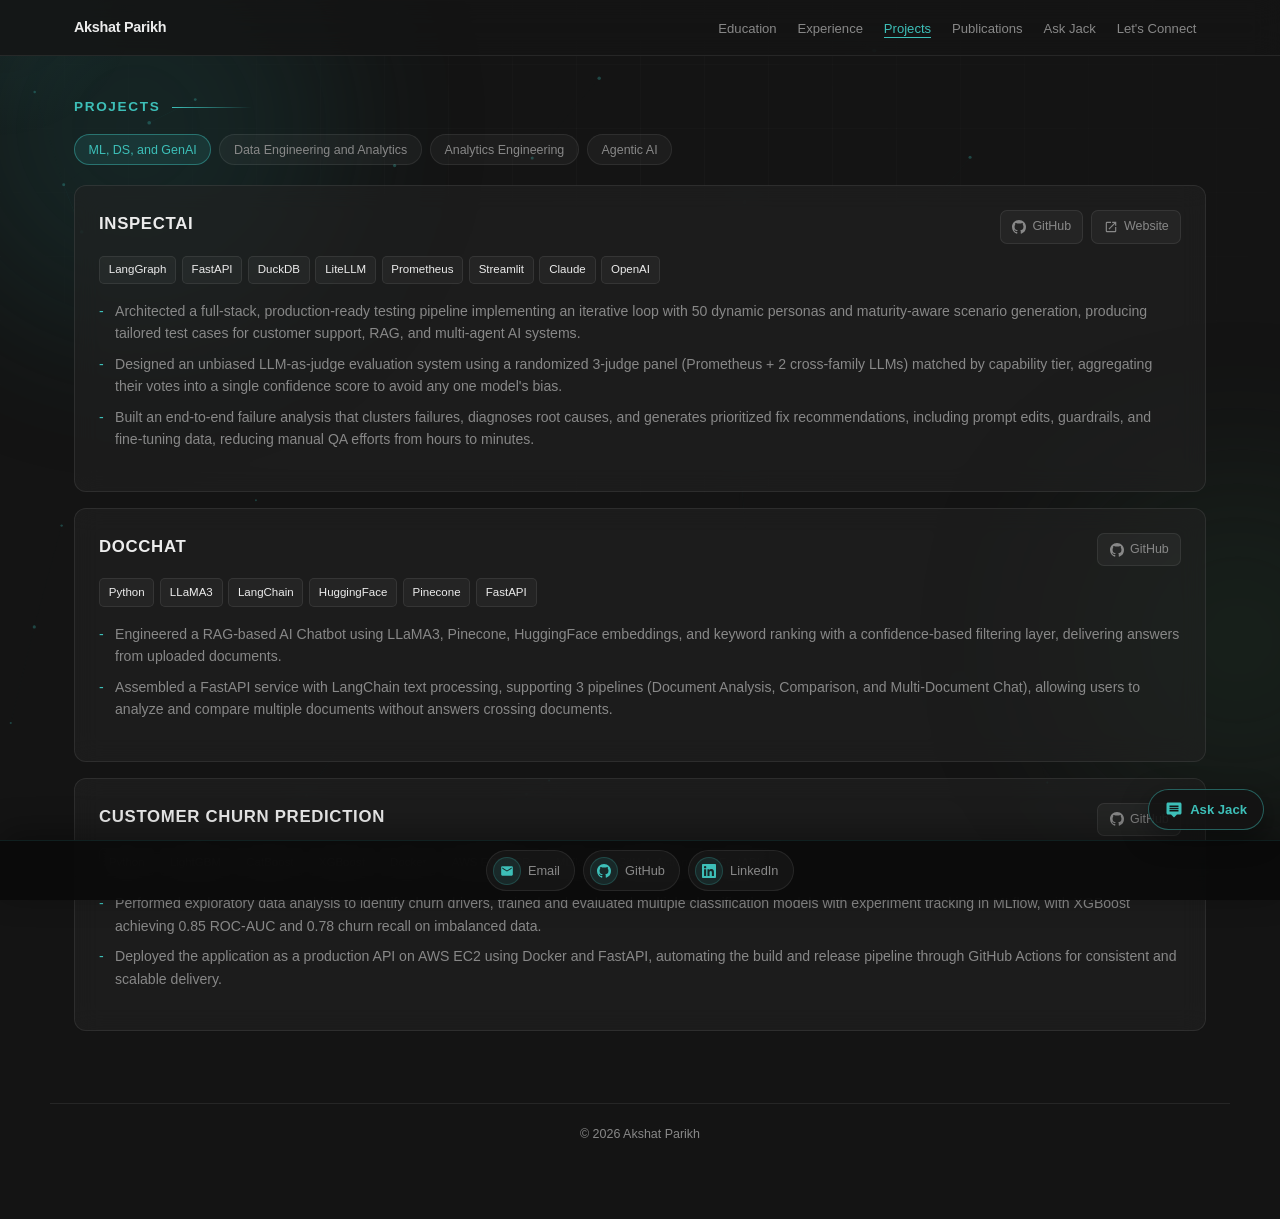
<file: projects.html>
<!DOCTYPE html>
<html lang="en">
<head>
  <meta charset="UTF-8">
  <meta name="viewport" content="width=device-width, initial-scale=1.0">
  <title>Projects | Akshat Parikh</title>
  <link rel="stylesheet" href="css/styles.css">
</head>
<body data-page="projects">

  <div class="scroll-progress" id="scrollProgress"></div>
  <div class="cursor-glow" id="cursorGlow"></div>
  <div class="bg-mesh"><div class="orb orb-1"></div><div class="orb orb-2"></div></div>
  <canvas id="particleCanvas" aria-hidden="true"></canvas>
  <div class="grid-overlay"></div>

  <nav id="navbar">
    <div class="nav-inner">
      <a href="index.html" class="nav-logo">Akshat Parikh</a>
      <button class="nav-toggle" id="navToggle" aria-label="Toggle menu"><span></span><span></span><span></span></button>
      <ul class="nav-links" id="navLinks">
        <li><a href="education.html" data-nav="education">Education</a></li>
        <li><a href="experience.html" data-nav="experience">Experience</a></li>
        <li><a href="projects.html" data-nav="projects">Projects</a></li>
        <li><a href="publications.html" data-nav="publications">Publications</a></li>
        <li><a href="chat.html" data-nav="chat">Ask Jack</a></li>
        <li><a href="contact.html" data-nav="contact">Let's Connect</a></li>
      </ul>
    </div>
  </nav>

  <main>
    <section id="projects">
      <h2 class="section-heading caps reveal">Projects</h2>
      <div class="project-filters reveal" role="tablist" aria-label="Project categories">
        <button type="button" class="project-filter active" role="tab" aria-selected="true" data-filter="ml-ds-genai">ML, DS, and GenAI</button>
        <button type="button" class="project-filter" role="tab" aria-selected="false" data-filter="de-analytics">Data Engineering and Analytics</button>
        <button type="button" class="project-filter" role="tab" aria-selected="false" data-filter="analytics-engineering">Analytics Engineering</button>
        <button type="button" class="project-filter" role="tab" aria-selected="false" data-filter="agentic">Agentic AI</button>
      </div>
      <div class="projects-stack">

        <div class="project-category reveal is-active" data-project-category="ml-ds-genai">

          <article class="card-box reveal">
            <div class="project-header">
              <h3 class="project-title">InspectAI</h3>
              <div class="project-links">
                <a href="https://github.com/AkshatParikh16/InspectAI" class="project-link-labeled" target="_blank" rel="noopener">
                  <svg viewBox="0 0 24 24"><path d="M12 0C5.37 0 0 5.37 0 12c0 5.31 3.435 9.795 8.205 11.385.6.105.825-.255.825-.57 0-.285-.015-1.23-.015-2.235-3.015.555-3.795-.735-4.035-1.41-.135-.345-.72-1.41-1.23-1.695-.42-.225-1.02-.78-.015-.795.945-.015 1.62.87 1.845 1.23 1.08 1.815 2.805 1.305 3.495.99.105-.78.42-1.305.765-1.605-2.67-.3-5.46-1.335-5.46-5.925 0-1.305.465-2.385 1.23-3.225-.12-.3-.54-1.53.12-3.18 0 0 1.005-.315 3.3 1.23.96-.27 1.98-.405 3-.405s2.04.135 3 .405c2.295-1.56 3.3-1.23 3.3-1.23.66 1.65.24 2.88.12 3.18.765.84 1.23 1.905 1.23 3.225 0 4.605-2.805 5.625-5.475 5.925.435.375.81 1.095.81 2.22 0 1.605-.015 2.895-.015 3.3 0 .315.225.69.825.57A12.02 12.02 0 0024 12c0-6.63-5.37-12-12-12z"/></svg>
                  GitHub
                </a>
                <a href="https://inspectai-1.onrender.com/dashboard/" class="project-link-labeled" target="_blank" rel="noopener">
                  <svg viewBox="0 0 24 24"><path d="M19 19H5V5h7V3H5a2 2 0 00-2 2v14a2 2 0 002 2h14a2 2 0 002-2v-7h-2v7zM14 3v2h3.59l-9.83 9.83 1.41 1.41L19 6.41V10h2V3h-7z"/></svg>
                  Website
                </a>
              </div>
            </div>
            <div class="card-tags project-stack">
              <span>LangGraph</span><span>FastAPI</span><span>DuckDB</span><span>LiteLLM</span>
              <span>Prometheus</span><span>Streamlit</span><span>Claude</span><span>OpenAI</span>
            </div>
            <ul>
              <li>Architected a full-stack, production-ready testing pipeline implementing an iterative loop with 50 dynamic personas and maturity-aware scenario generation, producing tailored test cases for customer support, RAG, and multi-agent AI systems.</li>
              <li>Designed an unbiased LLM-as-judge evaluation system using a randomized 3-judge panel (Prometheus + 2 cross-family LLMs) matched by capability tier, aggregating their votes into a single confidence score to avoid any one model's bias.</li>
              <li>Built an end-to-end failure analysis that clusters failures, diagnoses root causes, and generates prioritized fix recommendations, including prompt edits, guardrails, and fine-tuning data, reducing manual QA efforts from hours to minutes.</li>
            </ul>
          </article>

          <article class="card-box reveal">
            <div class="project-header">
              <h3 class="project-title">DocChat</h3>
              <div class="project-links">
                <a href="https://github.com/AkshatParikh16/DocChat" class="project-link-labeled" target="_blank" rel="noopener">
                  <svg viewBox="0 0 24 24"><path d="M12 0C5.37 0 0 5.37 0 12c0 5.31 3.435 9.795 8.205 11.385.6.105.825-.255.825-.57 0-.285-.015-1.23-.015-2.235-3.015.555-3.795-.735-4.035-1.41-.135-.345-.72-1.41-1.23-1.695-.42-.225-1.02-.78-.015-.795.945-.015 1.62.87 1.845 1.23 1.08 1.815 2.805 1.305 3.495.99.105-.78.42-1.305.765-1.605-2.67-.3-5.46-1.335-5.46-5.925 0-1.305.465-2.385 1.23-3.225-.12-.3-.54-1.53.12-3.18 0 0 1.005-.315 3.3 1.23.96-.27 1.98-.405 3-.405s2.04.135 3 .405c2.295-1.56 3.3-1.23 3.3-1.23.66 1.65.24 2.88.12 3.18.765.84 1.23 1.905 1.23 3.225 0 4.605-2.805 5.625-5.475 5.925.435.375.81 1.095.81 2.22 0 1.605-.015 2.895-.015 3.3 0 .315.225.69.825.57A12.02 12.02 0 0024 12c0-6.63-5.37-12-12-12z"/></svg>
                  GitHub
                </a>
              </div>
            </div>
            <div class="card-tags project-stack">
              <span>Python</span><span>LLaMA3</span><span>LangChain</span><span>HuggingFace</span>
              <span>Pinecone</span><span>FastAPI</span>
            </div>
            <ul>
              <li>Engineered a RAG-based AI Chatbot using LLaMA3, Pinecone, HuggingFace embeddings, and keyword ranking with a confidence-based filtering layer, delivering answers from uploaded documents.</li>
              <li>Assembled a FastAPI service with LangChain text processing, supporting 3 pipelines (Document Analysis, Comparison, and Multi-Document Chat), allowing users to analyze and compare multiple documents without answers crossing documents.</li>
            </ul>
          </article>

          <article class="card-box reveal">
            <div class="project-header">
              <h3 class="project-title">Customer Churn Prediction</h3>
              <div class="project-links">
                <a href="https://github.com/AkshatParikh16/Customer-Churn-Prediction" class="project-link-labeled" target="_blank" rel="noopener">
                  <svg viewBox="0 0 24 24"><path d="M12 0C5.37 0 0 5.37 0 12c0 5.31 3.435 9.795 8.205 11.385.6.105.825-.255.825-.57 0-.285-.015-1.23-.015-2.235-3.015.555-3.795-.735-4.035-1.41-.135-.345-.72-1.41-1.23-1.695-.42-.225-1.02-.78-.015-.795.945-.015 1.62.87 1.845 1.23 1.08 1.815 2.805 1.305 3.495.99.105-.78.42-1.305.765-1.605-2.67-.3-5.46-1.335-5.46-5.925 0-1.305.465-2.385 1.23-3.225-.12-.3-.54-1.53.12-3.18 0 0 1.005-.315 3.3 1.23.96-.27 1.98-.405 3-.405s2.04.135 3 .405c2.295-1.56 3.3-1.23 3.3-1.23.66 1.65.24 2.88.12 3.18.765.84 1.23 1.905 1.23 3.225 0 4.605-2.805 5.625-5.475 5.925.435.375.81 1.095.81 2.22 0 1.605-.015 2.895-.015 3.3 0 .315.225.69.825.57A12.02 12.02 0 0024 12c0-6.63-5.37-12-12-12z"/></svg>
                  GitHub
                </a>
              </div>
            </div>
            <div class="card-tags project-stack">
              <span>Python</span><span>LightGBM</span><span>CatBoost</span><span>XGBoost</span>
              <span>Docker</span><span>AWS EC2/ECR</span><span>MLflow</span><span>GitHub Actions</span><span>FastAPI</span>
            </div>
            <ul>
              <li>Performed exploratory data analysis to identify churn drivers, trained and evaluated multiple classification models with experiment tracking in MLflow, with XGBoost achieving 0.85 ROC-AUC and 0.78 churn recall on imbalanced data.</li>
              <li>Deployed the application as a production API on AWS EC2 using Docker and FastAPI, automating the build and release pipeline through GitHub Actions for consistent and scalable delivery.</li>
            </ul>
          </article>
        </div>

        <div class="project-category reveal" data-project-category="de-analytics">

          <article class="card-box reveal">
            <div class="project-header">
              <h3 class="project-title">Stock Market Medallion Pipeline</h3>
              <div class="project-links">
                <a href="https://github.com/AkshatParikh16/stock-medallion-pipeline" class="project-link-labeled" target="_blank" rel="noopener">
                  <svg viewBox="0 0 24 24"><path d="M12 0C5.37 0 0 5.37 0 12c0 5.31 3.435 9.795 8.205 11.385.6.105.825-.255.825-.57 0-.285-.015-1.23-.015-2.235-3.015.555-3.795-.735-4.035-1.41-.135-.345-.72-1.41-1.23-1.695-.42-.225-1.02-.78-.015-.795.945-.015 1.62.87 1.845 1.23 1.08 1.815 2.805 1.305 3.495.99.105-.78.42-1.305.765-1.605-2.67-.3-5.46-1.335-5.46-5.925 0-1.305.465-2.385 1.23-3.225-.12-.3-.54-1.53.12-3.18 0 0 1.005-.315 3.3 1.23.96-.27 1.98-.405 3-.405s2.04.135 3 .405c2.295-1.56 3.3-1.23 3.3-1.23.66 1.65.24 2.88.12 3.18.765.84 1.23 1.905 1.23 3.225 0 4.605-2.805 5.625-5.475 5.925.435.375.81 1.095.81 2.22 0 1.605-.015 2.895-.015 3.3 0 .315.225.69.825.57A12.02 12.02 0 0024 12c0-6.63-5.37-12-12-12z"/></svg>
                  GitHub
                </a>
              </div>
            </div>
            <div class="card-tags project-stack">
              <span>AWS S3</span><span>Glue</span><span>Step Functions</span><span>Athena</span><span>SNS</span><span>Pandera</span>
            </div>
            <ul>
              <li>Built a cloud-native medallion pipeline on AWS (S3, Glue, Step Functions) ingesting and validating daily OHLCV data for 40 companies and ETFs, automatically quarantining invalid records and cataloging verified data in Athena for ad hoc querying.</li>
              <li>Preserved historical price accuracy through split and dividend adjustments and built SNS-based failure alerts, cutting incident detection from manual checks to real-time notification.</li>
            </ul>
          </article>

          <article class="card-box reveal">
            <div class="project-header">
              <h3 class="project-title">E-Commerce Analytics and Pricing Platform</h3>
            </div>
            <div class="card-tags project-stack">
              <span>FastAPI</span><span>Kafka</span><span>PySpark</span><span>ClickHouse</span>
              <span>dbt</span><span>Airflow</span><span>Docker</span>
            </div>
            <ul>
              <li>Architected a real-time, fault-tolerant data pipeline pairing FastAPI with Kafka to process live clickstream events at sub-second latency across a distributed, containerized streaming layer for cloud-native deployment.</li>
              <li>Built a pricing engine with PySpark Streaming and ClickHouse, orchestrating scalable batch workflows in dbt and Airflow.</li>
            </ul>
          </article>

          <article class="card-box reveal">
            <div class="project-header">
              <h3 class="project-title">LLM Business Insights Pipeline</h3>
              <div class="project-links">
                <a href="https://github.com/AkshatParikh16/llm-business-insights-pipeline" class="project-link-labeled" target="_blank" rel="noopener">
                  <svg viewBox="0 0 24 24"><path d="M12 0C5.37 0 0 5.37 0 12c0 5.31 3.435 9.795 8.205 11.385.6.105.825-.255.825-.57 0-.285-.015-1.23-.015-2.235-3.015.555-3.795-.735-4.035-1.41-.135-.345-.72-1.41-1.23-1.695-.42-.225-1.02-.78-.015-.795.945-.015 1.62.87 1.845 1.23 1.08 1.815 2.805 1.305 3.495.99.105-.78.42-1.305.765-1.605-2.67-.3-5.46-1.335-5.46-5.925 0-1.305.465-2.385 1.23-3.225-.12-.3-.54-1.53.12-3.18 0 0 1.005-.315 3.3 1.23.96-.27 1.98-.405 3-.405s2.04.135 3 .405c2.295-1.56 3.3-1.23 3.3-1.23.66 1.65.24 2.88.12 3.18.765.84 1.23 1.905 1.23 3.225 0 4.605-2.805 5.625-5.475 5.925.435.375.81 1.095.81 2.22 0 1.605-.015 2.895-.015 3.3 0 .315.225.69.825.57A12.02 12.02 0 0024 12c0-6.63-5.37-12-12-12z"/></svg>
                  GitHub
                </a>
              </div>
            </div>
            <div class="card-tags project-stack">
              <span>Airflow</span><span>PostgreSQL</span><span>Gemini Flash</span><span>MLflow</span><span>Streamlit</span><span>Docker</span><span>Pandera</span>
            </div>
            <ul>
              <li>Built an ELT pipeline with Apache Airflow processing e-commerce transaction data through bronze, silver, and gold layers, enforcing schema and referential integrity via Pandera to ensure only valid records reach business metrics.</li>
              <li>Generated narrative business summaries from gold layer metrics via Gemini Flash, using a verification layer that cross-checks figures against source data and triggers regeneration on mismatch, with MLflow tracking prompt versions.</li>
            </ul>
          </article>

        </div>

        <div class="project-category reveal" data-project-category="analytics-engineering">

          <article class="card-box reveal">
            <div class="project-header">
              <h3 class="project-title">Transactional Sales Data Pipeline</h3>
            </div>
            <div class="card-tags project-stack">
              <span>Azure Databricks</span><span>PySpark</span><span>Data Factory</span><span>Data Lake Storage</span><span>SQL</span>
            </div>
            <ul>
              <li>Constructed a scalable batch ETL pipeline in Azure Databricks using PySpark to ingest 1M+ records from Azure Data Lake Storage (ADLS), converting raw CSVs into optimized Delta Parquet formats to improve storage efficiency.</li>
              <li>Orchestrated multi-stage workflows in Azure Data Factory (ADF) with automated logging and schema validation, establishing built-in fault tolerance to eliminate downstream data corruption.</li>
            </ul>
          </article>

          <article class="card-box reveal">
            <div class="project-header">
              <h3 class="project-title">AI-Powered Analytics Agent</h3>
            </div>
            <div class="card-tags project-stack">
              <span>Python</span><span>LangGraph</span><span>Google Gemini</span><span>BigQuery</span><span>LookML</span><span>Looker</span>
            </div>
            <ul>
              <li>Developed an end-to-end AI agent using LangGraph and Gemini to translate natural-language business questions into Looker dashboards, reducing executive data request turnaround from days to seconds.</li>
              <li>Implemented a Python validation layer to verify AI-generated filters before execution, preventing runtime errors prior to Looker API execution while safeguarding enterprise-governed BigQuery ML insights.</li>
            </ul>
          </article>

          <article class="card-box reveal">
            <div class="project-header">
              <h3 class="project-title">Revenue Optimization for Sun Country Airlines</h3>
            </div>
            <div class="card-tags project-stack">
              <span>Python</span><span>K-Means Clustering</span><span>Power BI</span><span>CRM Data</span>
            </div>
            <ul>
              <li>Executed K-means clustering in Python on CRM data for consumer segmentation, then built Power BI visualizations, driving a revenue increase and reduction in campaign costs.</li>
            </ul>
          </article>
        </div>

        <div class="project-category reveal" data-project-category="agentic">

          <article class="card-box reveal">
            <div class="project-header">
              <h3 class="project-title">Agentic Landing Page Builder · WeaveHacks Hackathon</h3>
              <div class="project-links">
                <a href="https://github.com/AkshatParikh16/Agentic-Landing-Page-Builder-WeaveHacks-4-" class="project-link-labeled" target="_blank" rel="noopener">
                  <svg viewBox="0 0 24 24"><path d="M12 0C5.37 0 0 5.37 0 12c0 5.31 3.435 9.795 8.205 11.385.6.105.825-.255.825-.57 0-.285-.015-1.23-.015-2.235-3.015.555-3.795-.735-4.035-1.41-.135-.345-.72-1.41-1.23-1.695-.42-.225-1.02-.78-.015-.795.945-.015 1.62.87 1.845 1.23 1.08 1.815 2.805 1.305 3.495.99.105-.78.42-1.305.765-1.605-2.67-.3-5.46-1.335-5.46-5.925 0-1.305.465-2.385 1.23-3.225-.12-.3-.54-1.53.12-3.18 0 0 1.005-.315 3.3 1.23.96-.27 1.98-.405 3-.405s2.04.135 3 .405c2.295-1.56 3.3-1.23 3.3-1.23.66 1.65.24 2.88.12 3.18.765.84 1.23 1.905 1.23 3.225 0 4.605-2.805 5.625-5.475 5.925.435.375.81 1.095.81 2.22 0 1.605-.015 2.895-.015 3.3 0 .315.225.69.825.57A12.02 12.02 0 0024 12c0-6.63-5.37-12-12-12z"/></svg>
                  GitHub
                </a>
                <a href="https://agentic-landing-page-builder-weavehacks-4.onrender.com/" class="project-link-labeled" target="_blank" rel="noopener">
                  <svg viewBox="0 0 24 24"><path d="M19 19H5V5h7V3H5a2 2 0 00-2 2v14a2 2 0 002 2h14a2 2 0 002-2v-7h-2v7zM14 3v2h3.59l-9.83 9.83 1.41 1.41L19 6.41V10h2V3h-7z"/></svg>
                  Website
                </a>
              </div>
            </div>
            <div class="card-tags project-stack">
              <span>LangGraph</span><span>OpenAI</span><span>W&amp;B Weave</span><span>WeaveHacks</span>
            </div>
            <ul>
              <li>Architected an agentic system by designing a CEO agent in LangGraph that orchestrates 5 specialized sub-agents across OpenAI models, each evaluated against output quality metrics to iteratively refine landing page generation.</li>
              <li>Incorporated Weights &amp; Biases Weave, providing full observability across token usage, agent outputs, and execution traces.</li>
            </ul>
          </article>
        </div>

      </div>
    </section>
  </main>

  <footer><p>&copy; 2026 Akshat Parikh</p></footer>

  <div class="contact-bar">
    <div class="contact-bar-inner">
      <div class="contact-bar-links">
        <a href="mailto:akshat.sparikh@gmail.com" class="contact-bar-item" data-copy="akshat.sparikh@gmail.com" data-copy-label="Email copied">
          <span class="contact-bar-icon"><svg viewBox="0 0 24 24"><path d="M20 4H4c-1.1 0-2 .9-2 2v12c0 1.1.9 2 2 2h16c1.1 0 2-.9 2-2V6c0-1.1-.9-2-2-2zm0 4l-8 5-8-5V6l8 5 8-5v2z"/></svg></span>
          <span>Email</span>
        </a>
        <a href="https://github.com/AkshatParikh16" class="contact-bar-item" target="_blank" rel="noopener">
          <span class="contact-bar-icon"><svg viewBox="0 0 24 24"><path d="M12 0C5.37 0 0 5.37 0 12c0 5.31 3.435 9.795 8.205 11.385.6.105.825-.255.825-.57 0-.285-.015-1.23-.015-2.235-3.015.555-3.795-.735-4.035-1.41-.135-.345-.72-1.41-1.23-1.695-.42-.225-1.02-.78-.015-.795.945-.015 1.62.87 1.845 1.23 1.08 1.815 2.805 1.305 3.495.99.105-.78.42-1.305.765-1.605-2.67-.3-5.46-1.335-5.46-5.925 0-1.305.465-2.385 1.23-3.225-.12-.3-.54-1.53.12-3.18 0 0 1.005-.315 3.3 1.23.96-.27 1.98-.405 3-.405s2.04.135 3 .405c2.295-1.56 3.3-1.23 3.3-1.23.66 1.65.24 2.88.12 3.18.765.84 1.23 1.905 1.23 3.225 0 4.605-2.805 5.625-5.475 5.925.435.375.81 1.095.81 2.22 0 1.605-.015 2.895-.015 3.3 0 .315.225.69.825.57A12.02 12.02 0 0024 12c0-6.63-5.37-12-12-12z"/></svg></span>
          <span>GitHub</span>
        </a>
        <a href="https://www.linkedin.com/in/parikhakshat/" class="contact-bar-item" target="_blank" rel="noopener">
          <span class="contact-bar-icon"><svg viewBox="0 0 24 24"><path d="M20.447 20.452h-3.554v-5.569c0-1.328-.027-3.037-1.852-3.037-1.853 0-2.136 1.445-2.136 2.939v5.667H9.351V9h3.414v1.561h.046c.477-.9 1.637-1.85 3.37-1.85 3.601 0 4.267 2.37 4.267 5.455v6.286zM5.337 7.433a2.062 2.062 0 01-2.063-2.065 2.064 2.064 0 114.126 0 2.063 2.063 0 01-2.063 2.065zm1.782 13.019H3.555V9h3.564v11.452zM22.225 0H1.771C.792 0 0 .774 0 1.729v20.542C0 23.227.792 24 1.771 24h20.451C23.2 24 24 23.227 24 22.271V1.729C24 .774 23.2 0 22.222 0h.003z"/></svg></span>
          <span>LinkedIn</span>
        </a>
      </div>
    </div>
  </div>

  <div class="toast" id="toast" role="status" aria-live="polite"></div>
  <script src="js/main.js"></script>
  <script src="js/chat-agent.js?v=11"></script>
</body>
</html>
</file>
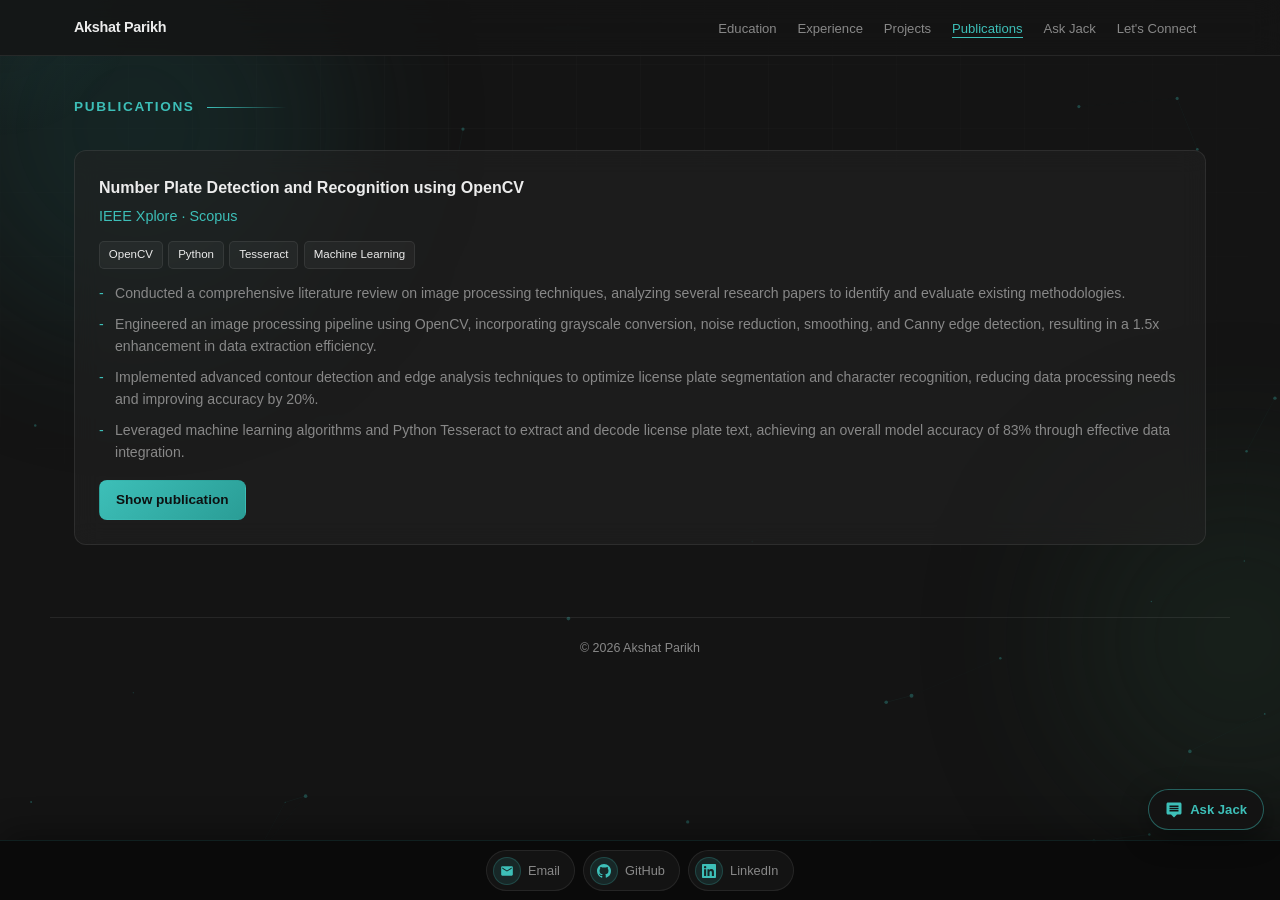
<file: publications.html>
<!DOCTYPE html>
<html lang="en">
<head>
  <meta charset="UTF-8">
  <meta name="viewport" content="width=device-width, initial-scale=1.0">
  <title>Publications | Akshat Parikh</title>
  <link rel="stylesheet" href="css/styles.css">
</head>
<body data-page="publications">

  <div class="scroll-progress" id="scrollProgress"></div>
  <div class="cursor-glow" id="cursorGlow"></div>
  <div class="bg-mesh"><div class="orb orb-1"></div><div class="orb orb-2"></div></div>
  <canvas id="particleCanvas" aria-hidden="true"></canvas>
  <div class="grid-overlay"></div>

  <nav id="navbar">
    <div class="nav-inner">
      <a href="index.html" class="nav-logo">Akshat Parikh</a>
      <button class="nav-toggle" id="navToggle" aria-label="Toggle menu"><span></span><span></span><span></span></button>
      <ul class="nav-links" id="navLinks">
        <li><a href="education.html" data-nav="education">Education</a></li>
        <li><a href="experience.html" data-nav="experience">Experience</a></li>
        <li><a href="projects.html" data-nav="projects">Projects</a></li>
        <li><a href="publications.html" data-nav="publications">Publications</a></li>
        <li><a href="chat.html" data-nav="chat">Ask Jack</a></li>
        <li><a href="contact.html" data-nav="contact">Let's Connect</a></li>
      </ul>
    </div>
  </nav>

  <main>
    <section id="publications">
      <h2 class="section-heading caps reveal">Publications</h2>
      <div class="pub-full">
        <article class="card-box reveal">
          <p class="card-title">Number Plate Detection and Recognition using OpenCV</p>
          <p class="pub-venue">IEEE Xplore · Scopus</p>
          <div class="card-tags">
            <span>OpenCV</span><span>Python</span><span>Tesseract</span><span>Machine Learning</span>
          </div>
          <ul>
            <li>Conducted a comprehensive literature review on image processing techniques, analyzing several research papers to identify and evaluate existing methodologies.</li>
            <li>Engineered an image processing pipeline using OpenCV, incorporating grayscale conversion, noise reduction, smoothing, and Canny edge detection, resulting in a 1.5x enhancement in data extraction efficiency.</li>
            <li>Implemented advanced contour detection and edge analysis techniques to optimize license plate segmentation and character recognition, reducing data processing needs and improving accuracy by 20%.</li>
            <li>Leveraged machine learning algorithms and Python Tesseract to extract and decode license plate text, achieving an overall model accuracy of 83% through effective data integration.</li>
          </ul>
          <a href="https://ieeexplore.ieee.org/abstract/document/10467269" class="btn btn-primary" target="_blank" rel="noopener">Show publication</a>
        </article>
      </div>
    </section>
  </main>

  <footer><p>&copy; 2026 Akshat Parikh</p></footer>

  <div class="contact-bar">
    <div class="contact-bar-inner">
      <div class="contact-bar-links">
        <a href="mailto:akshat.sparikh@gmail.com" class="contact-bar-item" data-copy="akshat.sparikh@gmail.com" data-copy-label="Email copied">
          <span class="contact-bar-icon"><svg viewBox="0 0 24 24"><path d="M20 4H4c-1.1 0-2 .9-2 2v12c0 1.1.9 2 2 2h16c1.1 0 2-.9 2-2V6c0-1.1-.9-2-2-2zm0 4l-8 5-8-5V6l8 5 8-5v2z"/></svg></span>
          <span>Email</span>
        </a>
        <a href="https://github.com/AkshatParikh16" class="contact-bar-item" target="_blank" rel="noopener">
          <span class="contact-bar-icon"><svg viewBox="0 0 24 24"><path d="M12 0C5.37 0 0 5.37 0 12c0 5.31 3.435 9.795 8.205 11.385.6.105.825-.255.825-.57 0-.285-.015-1.23-.015-2.235-3.015.555-3.795-.735-4.035-1.41-.135-.345-.72-1.41-1.23-1.695-.42-.225-1.02-.78-.015-.795.945-.015 1.62.87 1.845 1.23 1.08 1.815 2.805 1.305 3.495.99.105-.78.42-1.305.765-1.605-2.67-.3-5.46-1.335-5.46-5.925 0-1.305.465-2.385 1.23-3.225-.12-.3-.54-1.53.12-3.18 0 0 1.005-.315 3.3 1.23.96-.27 1.98-.405 3-.405s2.04.135 3 .405c2.295-1.56 3.3-1.23 3.3-1.23.66 1.65.24 2.88.12 3.18.765.84 1.23 1.905 1.23 3.225 0 4.605-2.805 5.625-5.475 5.925.435.375.81 1.095.81 2.22 0 1.605-.015 2.895-.015 3.3 0 .315.225.69.825.57A12.02 12.02 0 0024 12c0-6.63-5.37-12-12-12z"/></svg></span>
          <span>GitHub</span>
        </a>
        <a href="https://www.linkedin.com/in/parikhakshat/" class="contact-bar-item" target="_blank" rel="noopener">
          <span class="contact-bar-icon"><svg viewBox="0 0 24 24"><path d="M20.447 20.452h-3.554v-5.569c0-1.328-.027-3.037-1.852-3.037-1.853 0-2.136 1.445-2.136 2.939v5.667H9.351V9h3.414v1.561h.046c.477-.9 1.637-1.85 3.37-1.85 3.601 0 4.267 2.37 4.267 5.455v6.286zM5.337 7.433a2.062 2.062 0 01-2.063-2.065 2.064 2.064 0 114.126 0 2.063 2.063 0 01-2.063 2.065zm1.782 13.019H3.555V9h3.564v11.452zM22.225 0H1.771C.792 0 0 .774 0 1.729v20.542C0 23.227.792 24 1.771 24h20.451C23.2 24 24 23.227 24 22.271V1.729C24 .774 23.2 0 22.222 0h.003z"/></svg></span>
          <span>LinkedIn</span>
        </a>
      </div>
    </div>
  </div>

  <div class="toast" id="toast" role="status" aria-live="polite"></div>
  <script src="js/main.js"></script>
  <script src="js/chat-agent.js?v=11"></script>
</body>
</html>
</file>
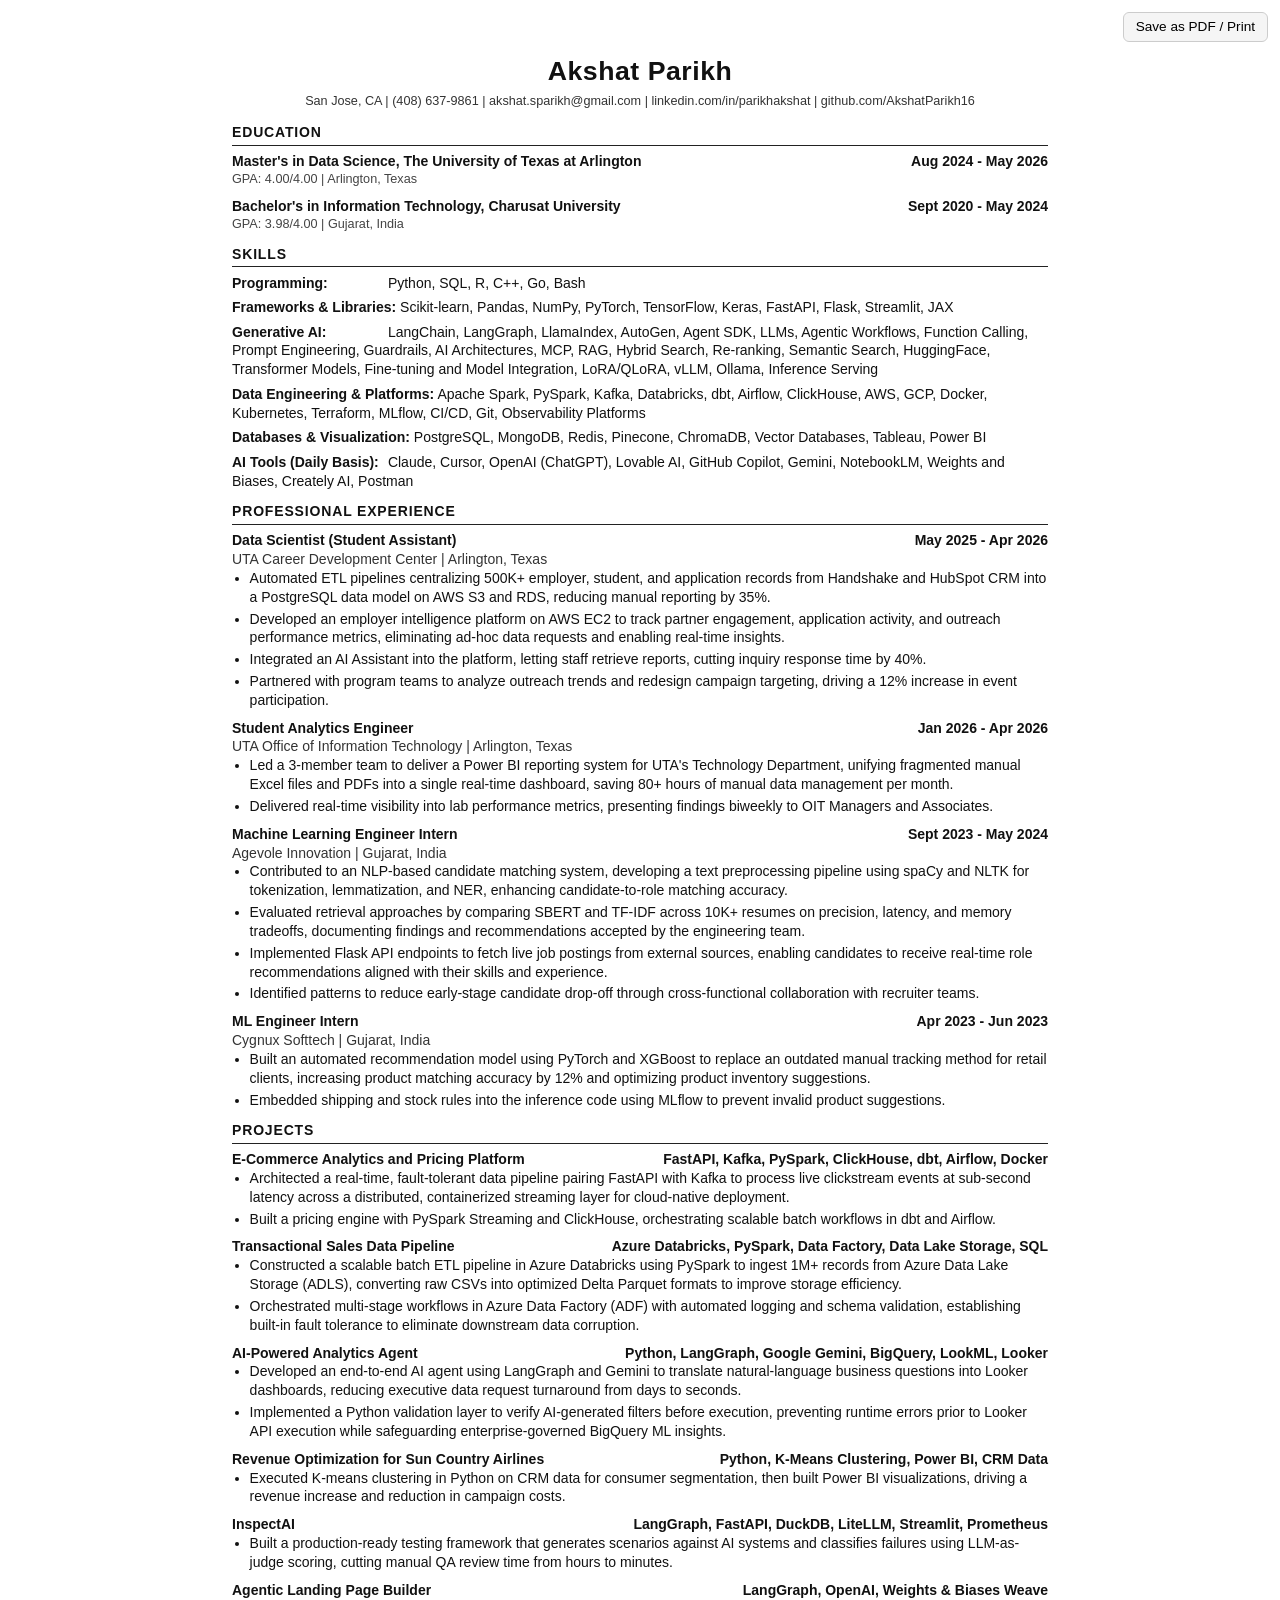
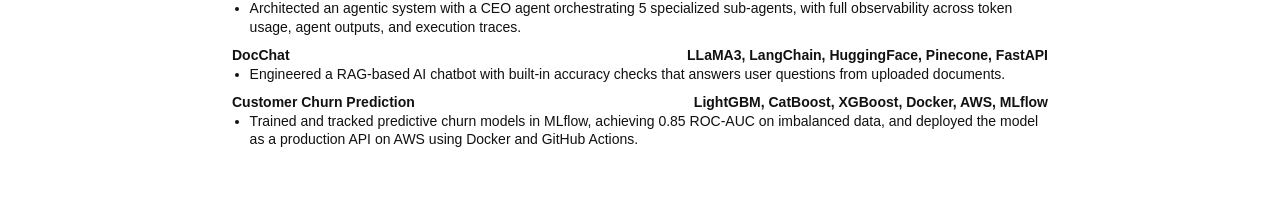
<file: resume-document.html>
<!DOCTYPE html>
<html lang="en">
<head>
  <meta charset="UTF-8">
  <meta name="viewport" content="width=device-width, initial-scale=1.0">
  <title>Akshat Parikh - Resume</title>
  <link rel="stylesheet" href="css/resume-doc.css">
</head>
<body>
  <div class="toolbar">
    <button type="button" onclick="window.print()">Save as PDF / Print</button>
  </div>

  <article class="resume-doc">
    <header class="resume-header">
      <h1>Akshat Parikh</h1>
      <p class="resume-contact">
        San Jose, CA | (408) 637-9861 | akshat.sparikh@gmail.com |
        linkedin.com/in/parikhakshat | github.com/AkshatParikh16
      </p>
    </header>

    <section>
      <h2>Education</h2>
      <div class="edu-item">
        <div class="edu-head">
          <span>Master's in Data Science, The University of Texas at Arlington</span>
          <span>Aug 2024 - May 2026</span>
        </div>
        <p class="edu-meta">GPA: 4.00/4.00 | Arlington, Texas</p>
      </div>
      <div class="edu-item">
        <div class="edu-head">
          <span>Bachelor's in Information Technology, Charusat University</span>
          <span>Sept 2020 - May 2024</span>
        </div>
        <p class="edu-meta">GPA: 3.98/4.00 | Gujarat, India</p>
      </div>
    </section>

    <section>
      <h2>Skills</h2>
      <p class="skills-block"><strong>Programming:</strong> Python, SQL, R, C++, Go, Bash</p>
      <p class="skills-block"><strong>Frameworks &amp; Libraries:</strong> Scikit-learn, Pandas, NumPy, PyTorch, TensorFlow, Keras, FastAPI, Flask, Streamlit, JAX</p>
      <p class="skills-block"><strong>Generative AI:</strong> LangChain, LangGraph, LlamaIndex, AutoGen, Agent SDK, LLMs, Agentic Workflows, Function Calling, Prompt Engineering, Guardrails, AI Architectures, MCP, RAG, Hybrid Search, Re-ranking, Semantic Search, HuggingFace, Transformer Models, Fine-tuning and Model Integration, LoRA/QLoRA, vLLM, Ollama, Inference Serving</p>
      <p class="skills-block"><strong>Data Engineering &amp; Platforms:</strong> Apache Spark, PySpark, Kafka, Databricks, dbt, Airflow, ClickHouse, AWS, GCP, Docker, Kubernetes, Terraform, MLflow, CI/CD, Git, Observability Platforms</p>
      <p class="skills-block"><strong>Databases &amp; Visualization:</strong> PostgreSQL, MongoDB, Redis, Pinecone, ChromaDB, Vector Databases, Tableau, Power BI</p>
      <p class="skills-block"><strong>AI Tools (Daily Basis):</strong> Claude, Cursor, OpenAI (ChatGPT), Lovable AI, GitHub Copilot, Gemini, NotebookLM, Weights and Biases, Creately AI, Postman</p>
    </section>

    <section>
      <h2>Professional Experience</h2>
      <div class="exp-item">
        <div class="exp-head">
          <span>Data Scientist (Student Assistant)</span>
          <span>May 2025 - Apr 2026</span>
        </div>
        <p class="exp-sub">UTA Career Development Center | Arlington, Texas</p>
        <ul>
          <li>Automated ETL pipelines centralizing 500K+ employer, student, and application records from Handshake and HubSpot CRM into a PostgreSQL data model on AWS S3 and RDS, reducing manual reporting by 35%.</li>
          <li>Developed an employer intelligence platform on AWS EC2 to track partner engagement, application activity, and outreach performance metrics, eliminating ad-hoc data requests and enabling real-time insights.</li>
          <li>Integrated an AI Assistant into the platform, letting staff retrieve reports, cutting inquiry response time by 40%.</li>
          <li>Partnered with program teams to analyze outreach trends and redesign campaign targeting, driving a 12% increase in event participation.</li>
        </ul>
      </div>
      <div class="exp-item">
        <div class="exp-head">
          <span>Student Analytics Engineer</span>
          <span>Jan 2026 - Apr 2026</span>
        </div>
        <p class="exp-sub">UTA Office of Information Technology | Arlington, Texas</p>
        <ul>
          <li>Led a 3-member team to deliver a Power BI reporting system for UTA's Technology Department, unifying fragmented manual Excel files and PDFs into a single real-time dashboard, saving 80+ hours of manual data management per month.</li>
          <li>Delivered real-time visibility into lab performance metrics, presenting findings biweekly to OIT Managers and Associates.</li>
        </ul>
      </div>
      <div class="exp-item">
        <div class="exp-head">
          <span>Machine Learning Engineer Intern</span>
          <span>Sept 2023 - May 2024</span>
        </div>
        <p class="exp-sub">Agevole Innovation | Gujarat, India</p>
        <ul>
          <li>Contributed to an NLP-based candidate matching system, developing a text preprocessing pipeline using spaCy and NLTK for tokenization, lemmatization, and NER, enhancing candidate-to-role matching accuracy.</li>
          <li>Evaluated retrieval approaches by comparing SBERT and TF-IDF across 10K+ resumes on precision, latency, and memory tradeoffs, documenting findings and recommendations accepted by the engineering team.</li>
          <li>Implemented Flask API endpoints to fetch live job postings from external sources, enabling candidates to receive real-time role recommendations aligned with their skills and experience.</li>
          <li>Identified patterns to reduce early-stage candidate drop-off through cross-functional collaboration with recruiter teams.</li>
        </ul>
      </div>
      <div class="exp-item">
        <div class="exp-head">
          <span>ML Engineer Intern</span>
          <span>Apr 2023 - Jun 2023</span>
        </div>
        <p class="exp-sub">Cygnux Softtech | Gujarat, India</p>
        <ul>
          <li>Built an automated recommendation model using PyTorch and XGBoost to replace an outdated manual tracking method for retail clients, increasing product matching accuracy by 12% and optimizing product inventory suggestions.</li>
          <li>Embedded shipping and stock rules into the inference code using MLflow to prevent invalid product suggestions.</li>
        </ul>
      </div>
    </section>

    <section>
      <h2>Projects</h2>
      <div class="project-item">
        <div class="project-head">
          <span>E-Commerce Analytics and Pricing Platform</span>
          <span>FastAPI, Kafka, PySpark, ClickHouse, dbt, Airflow, Docker</span>
        </div>
        <ul>
          <li>Architected a real-time, fault-tolerant data pipeline pairing FastAPI with Kafka to process live clickstream events at sub-second latency across a distributed, containerized streaming layer for cloud-native deployment.</li>
          <li>Built a pricing engine with PySpark Streaming and ClickHouse, orchestrating scalable batch workflows in dbt and Airflow.</li>
        </ul>
      </div>
      <div class="project-item">
        <div class="project-head">
          <span>Transactional Sales Data Pipeline</span>
          <span>Azure Databricks, PySpark, Data Factory, Data Lake Storage, SQL</span>
        </div>
        <ul>
          <li>Constructed a scalable batch ETL pipeline in Azure Databricks using PySpark to ingest 1M+ records from Azure Data Lake Storage (ADLS), converting raw CSVs into optimized Delta Parquet formats to improve storage efficiency.</li>
          <li>Orchestrated multi-stage workflows in Azure Data Factory (ADF) with automated logging and schema validation, establishing built-in fault tolerance to eliminate downstream data corruption.</li>
        </ul>
      </div>
      <div class="project-item">
        <div class="project-head">
          <span>AI-Powered Analytics Agent</span>
          <span>Python, LangGraph, Google Gemini, BigQuery, LookML, Looker</span>
        </div>
        <ul>
          <li>Developed an end-to-end AI agent using LangGraph and Gemini to translate natural-language business questions into Looker dashboards, reducing executive data request turnaround from days to seconds.</li>
          <li>Implemented a Python validation layer to verify AI-generated filters before execution, preventing runtime errors prior to Looker API execution while safeguarding enterprise-governed BigQuery ML insights.</li>
        </ul>
      </div>
      <div class="project-item">
        <div class="project-head">
          <span>Revenue Optimization for Sun Country Airlines</span>
          <span>Python, K-Means Clustering, Power BI, CRM Data</span>
        </div>
        <ul>
          <li>Executed K-means clustering in Python on CRM data for consumer segmentation, then built Power BI visualizations, driving a revenue increase and reduction in campaign costs.</li>
        </ul>
      </div>
      <div class="project-item">
        <div class="project-head">
          <span>InspectAI</span>
          <span>LangGraph, FastAPI, DuckDB, LiteLLM, Streamlit, Prometheus</span>
        </div>
        <ul>
          <li>Built a production-ready testing framework that generates scenarios against AI systems and classifies failures using LLM-as-judge scoring, cutting manual QA review time from hours to minutes.</li>
        </ul>
      </div>
      <div class="project-item">
        <div class="project-head">
          <span>Agentic Landing Page Builder</span>
          <span>LangGraph, OpenAI, Weights &amp; Biases Weave</span>
        </div>
        <ul>
          <li>Architected an agentic system with a CEO agent orchestrating 5 specialized sub-agents, with full observability across token usage, agent outputs, and execution traces.</li>
        </ul>
      </div>
      <div class="project-item">
        <div class="project-head">
          <span>DocChat</span>
          <span>LLaMA3, LangChain, HuggingFace, Pinecone, FastAPI</span>
        </div>
        <ul>
          <li>Engineered a RAG-based AI chatbot with built-in accuracy checks that answers user questions from uploaded documents.</li>
        </ul>
      </div>
      <div class="project-item">
        <div class="project-head">
          <span>Customer Churn Prediction</span>
          <span>LightGBM, CatBoost, XGBoost, Docker, AWS, MLflow</span>
        </div>
        <ul>
          <li>Trained and tracked predictive churn models in MLflow, achieving 0.85 ROC-AUC on imbalanced data, and deployed the model as a production API on AWS using Docker and GitHub Actions.</li>
        </ul>
      </div>
    </section>
  </article>

  <script>
    if (new URLSearchParams(window.location.search).get('print') === '1') {
      window.addEventListener('load', function() { window.print(); });
    }
  </script>
</body>
</html>
</file>
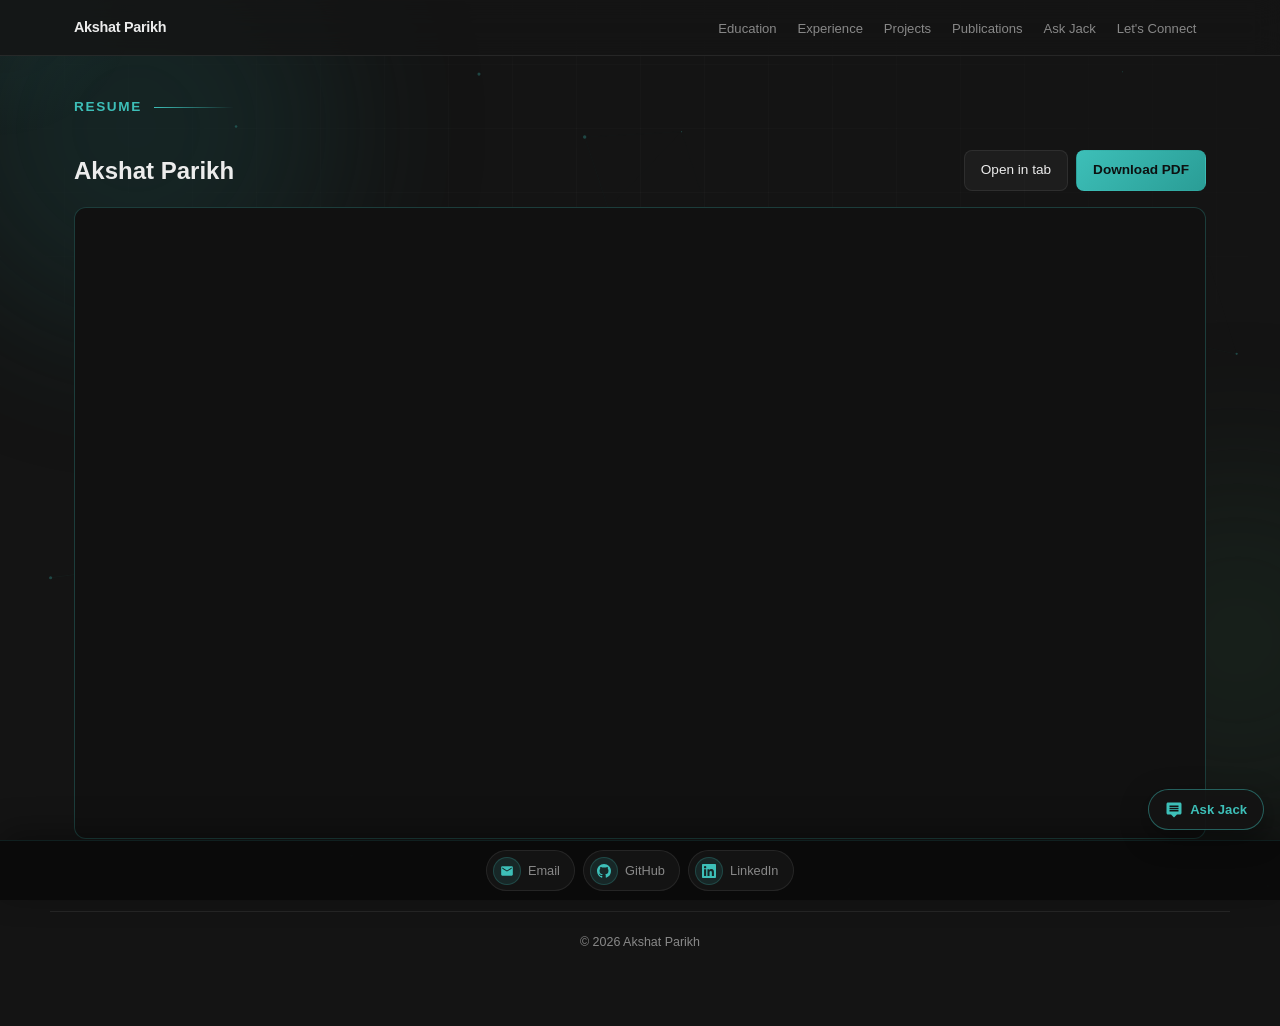
<file: resume.html>
<!DOCTYPE html>
<html lang="en">
<head>
  <meta charset="UTF-8">
  <meta name="viewport" content="width=device-width, initial-scale=1.0">
  <title>Resume | Akshat Parikh</title>
  <link rel="stylesheet" href="css/styles.css">
</head>
<body data-page="resume">

  <div class="scroll-progress" id="scrollProgress"></div>
  <div class="cursor-glow" id="cursorGlow"></div>
  <div class="bg-mesh"><div class="orb orb-1"></div><div class="orb orb-2"></div></div>
  <canvas id="particleCanvas" aria-hidden="true"></canvas>
  <div class="grid-overlay"></div>

  <nav id="navbar">
    <div class="nav-inner">
      <a href="index.html" class="nav-logo">Akshat Parikh</a>
      <button class="nav-toggle" id="navToggle" aria-label="Toggle menu"><span></span><span></span><span></span></button>
      <ul class="nav-links" id="navLinks">
        <li><a href="education.html" data-nav="education">Education</a></li>
        <li><a href="experience.html" data-nav="experience">Experience</a></li>
        <li><a href="projects.html" data-nav="projects">Projects</a></li>
        <li><a href="publications.html" data-nav="publications">Publications</a></li>
        <li><a href="chat.html" data-nav="chat">Ask Jack</a></li>
        <li><a href="contact.html" data-nav="contact">Let's Connect</a></li>
      </ul>
    </div>
  </nav>

  <main>
    <section id="resume">
      <h2 class="section-heading caps reveal">Resume</h2>
      <div class="resume-page-header">
        <h2>Akshat Parikh</h2>
        <div class="resume-page-actions">
          <a href="resume.pdf" class="btn" target="_blank" rel="noopener">Open in tab</a>
          <a href="resume.pdf" class="btn btn-primary" download="Akshat_Parikh_Resume.pdf">Download PDF</a>
        </div>
      </div>
      <div class="resume-viewer">
        <iframe id="resumeFrame" title="Akshat Parikh Resume" src="about:blank"></iframe>
      </div>
    </section>
  </main>

  <footer><p>&copy; 2026 Akshat Parikh</p></footer>

  <div class="contact-bar">
    <div class="contact-bar-inner">
      <div class="contact-bar-links">
        <a href="mailto:akshat.sparikh@gmail.com" class="contact-bar-item" data-copy="akshat.sparikh@gmail.com" data-copy-label="Email copied">
          <span class="contact-bar-icon"><svg viewBox="0 0 24 24"><path d="M20 4H4c-1.1 0-2 .9-2 2v12c0 1.1.9 2 2 2h16c1.1 0 2-.9 2-2V6c0-1.1-.9-2-2-2zm0 4l-8 5-8-5V6l8 5 8-5v2z"/></svg></span>
          <span>Email</span>
        </a>
        <a href="https://github.com/AkshatParikh16" class="contact-bar-item" target="_blank" rel="noopener">
          <span class="contact-bar-icon"><svg viewBox="0 0 24 24"><path d="M12 0C5.37 0 0 5.37 0 12c0 5.31 3.435 9.795 8.205 11.385.6.105.825-.255.825-.57 0-.285-.015-1.23-.015-2.235-3.015.555-3.795-.735-4.035-1.41-.135-.345-.72-1.41-1.23-1.695-.42-.225-1.02-.78-.015-.795.945-.015 1.62.87 1.845 1.23 1.08 1.815 2.805 1.305 3.495.99.105-.78.42-1.305.765-1.605-2.67-.3-5.46-1.335-5.46-5.925 0-1.305.465-2.385 1.23-3.225-.12-.3-.54-1.53.12-3.18 0 0 1.005-.315 3.3 1.23.96-.27 1.98-.405 3-.405s2.04.135 3 .405c2.295-1.56 3.3-1.23 3.3-1.23.66 1.65.24 2.88.12 3.18.765.84 1.23 1.905 1.23 3.225 0 4.605-2.805 5.625-5.475 5.925.435.375.81 1.095.81 2.22 0 1.605-.015 2.895-.015 3.3 0 .315.225.69.825.57A12.02 12.02 0 0024 12c0-6.63-5.37-12-12-12z"/></svg></span>
          <span>GitHub</span>
        </a>
        <a href="https://www.linkedin.com/in/parikhakshat/" class="contact-bar-item" target="_blank" rel="noopener">
          <span class="contact-bar-icon"><svg viewBox="0 0 24 24"><path d="M20.447 20.452h-3.554v-5.569c0-1.328-.027-3.037-1.852-3.037-1.853 0-2.136 1.445-2.136 2.939v5.667H9.351V9h3.414v1.561h.046c.477-.9 1.637-1.85 3.37-1.85 3.601 0 4.267 2.37 4.267 5.455v6.286zM5.337 7.433a2.062 2.062 0 01-2.063-2.065 2.064 2.064 0 114.126 0 2.063 2.063 0 01-2.063 2.065zm1.782 13.019H3.555V9h3.564v11.452zM22.225 0H1.771C.792 0 0 .774 0 1.729v20.542C0 23.227.792 24 1.771 24h20.451C23.2 24 24 23.227 24 22.271V1.729C24 .774 23.2 0 22.222 0h.003z"/></svg></span>
          <span>LinkedIn</span>
        </a>
      </div>
    </div>
  </div>

  <div class="toast" id="toast" role="status" aria-live="polite"></div>
  <script src="js/main.js"></script>
  <script src="js/chat-agent.js?v=11"></script>
</body>
</html>
</file>
<file: css/styles.css>
*, *::before, *::after { box-sizing: border-box; margin: 0; padding: 0; }

    :root {
      --bg: #141414;
      --bg-card: rgba(36, 36, 36, 0.55);
      --text: #ececec;
      --text-muted: #888;
      --accent: #3dbfb8;
      --accent-2: #6ee7de;
      --accent-dim: rgba(61, 191, 184, 0.12);
      --accent-glow: rgba(61, 191, 184, 0.35);
      --border: rgba(255, 255, 255, 0.08);
      --font: -apple-system, BlinkMacSystemFont, "Segoe UI", Roboto, Oxygen, Ubuntu, sans-serif;
      --max-w: 720px;
      --max-w-wide: 1180px;
      --max-w-hero: 100%;
      --nav-h: 56px;
      --contact-bar-h: 54px;
      --ease: cubic-bezier(0.22, 1, 0.36, 1);
    }

    html { scroll-behavior: smooth; scroll-padding-top: calc(var(--nav-h) + 16px); }

    body {
      font-family: var(--font);
      background: var(--bg);
      color: var(--text);
      line-height: 1.65;
      font-size: 16px;
      -webkit-font-smoothing: antialiased;
      overflow-x: hidden;
      padding-bottom: var(--contact-bar-h);
    }

    .bg-mesh { position: fixed; inset: 0; z-index: -1; overflow: hidden; pointer-events: none; }
    .bg-mesh .orb {
      position: absolute; border-radius: 50%; filter: blur(80px); opacity: 0.32;
      animation: float 18s var(--ease) infinite alternate;
    }
    .orb-1 { width: 400px; height: 400px; background: #1a4a48; top: -8%; left: -5%; }
    .orb-2 { width: 340px; height: 340px; background: #1f3a2a; bottom: 10%; right: -10%; animation-delay: -8s; }
    @keyframes float { from { transform: translate(0,0); } to { transform: translate(30px,-24px); } }

    .grid-overlay {
      position: fixed; inset: 0; z-index: -2;
      background-image: linear-gradient(rgba(255,255,255,0.02) 1px, transparent 1px),
        linear-gradient(90deg, rgba(255,255,255,0.02) 1px, transparent 1px);
      background-size: 64px 64px;
      mask-image: radial-gradient(ellipse 70% 50% at 50% 20%, black, transparent);
    }

    #particleCanvas {
      position: fixed; inset: 0; z-index: -1; pointer-events: none; opacity: 0.55;
    }

    .scroll-progress {
      position: fixed; top: 0; left: 0; height: 2px; width: 0%;
      background: linear-gradient(90deg, var(--accent), var(--accent-2)); z-index: 200;
    }

    .cursor-glow {
      position: fixed; width: 280px; height: 280px; border-radius: 50%;
      background: radial-gradient(circle, rgba(61,191,184,0.07) 0%, transparent 70%);
      pointer-events: none; z-index: 0; transform: translate(-50%, -50%); opacity: 0;
    }
    body.cursor-on .cursor-glow { opacity: 1; }

    a { color: var(--accent); text-decoration: none; transition: opacity 0.2s; }
    a:hover { opacity: 0.85; }

    /* Nav */
    nav {
      position: sticky; top: 0; z-index: 100; height: var(--nav-h);
      background: rgba(20, 20, 20, 0.8); backdrop-filter: blur(14px);
      border-bottom: 1px solid var(--border);
    }

    .nav-inner {
      max-width: var(--max-w-wide); margin: 0 auto; padding: 0 1.5rem;
      height: 100%; display: flex; align-items: center; gap: 1rem;
    }

    .nav-logo {
      font-weight: 700; font-size: 0.9rem; color: var(--text);
      letter-spacing: -0.02em; white-space: nowrap; flex-shrink: 0;
    }
    .nav-logo:hover { color: var(--accent); opacity: 1; }
    .nav-logo.active { color: var(--accent); }

    .nav-links {
      display: flex; gap: 0.1rem; list-style: none; flex-wrap: wrap;
      margin-left: auto;
    }

    .nav-links a {
      color: var(--text-muted); font-size: 0.82rem; font-weight: 500;
      padding: 0.35rem 0.6rem; border-radius: 6px; position: relative;
      transition: color 0.2s, background 0.2s;
    }
    .nav-links a::after {
      content: ""; position: absolute; left: 0.6rem; right: 0.6rem; bottom: 0.2rem;
      height: 1px; background: var(--accent); transform: scaleX(0);
      transform-origin: left; transition: transform 0.3s var(--ease);
    }
    .nav-links a:hover::after, .nav-links a.active::after { transform: scaleX(1); }
    .nav-links a:hover { color: var(--text); background: rgba(255,255,255,0.04); }
    .nav-links a.active { color: var(--accent); }

    .nav-resume {
      font-size: 0.82rem; font-weight: 500; color: var(--accent);
      padding: 0.35rem 0.75rem; border: 1px solid rgba(61,191,184,0.35);
      border-radius: 6px; background: var(--accent-dim); white-space: nowrap;
      flex-shrink: 0; transition: border-color 0.2s, transform 0.2s var(--ease);
      display: inline-flex; align-items: center;
    }
    .nav-resume:hover { opacity: 1; border-color: var(--accent); transform: translateY(-1px); color: var(--accent); }

    .nav-toggle {
      display: none; background: none; border: 1px solid var(--border);
      border-radius: 8px; color: var(--text); cursor: pointer; padding: 0.35rem 0.45rem;
      margin-left: auto;
    }
    .nav-toggle span { display: block; width: 18px; height: 2px; background: var(--text); margin: 4px 0; }

    /* Layout */
    main { max-width: var(--max-w-wide); margin: 0 auto; padding: 0 1.5rem 2rem; }
    section { padding: 2.5rem 0; position: relative; z-index: 1; }
    .divider { border: none; border-top: 1px solid var(--border); margin: 0; }

    .section-heading {
      font-size: 0.85rem; font-weight: 500; color: var(--text-muted);
      text-transform: lowercase; margin-bottom: 2rem; letter-spacing: 0.02em;
    }
    .section-heading.caps {
      text-transform: uppercase; letter-spacing: 0.12em;
      font-weight: 600; color: var(--accent);
      display: flex; align-items: center; gap: 0.75rem;
    }
    .section-heading.caps::after {
      content: ""; flex: 1; max-width: 80px; height: 1px;
      background: linear-gradient(90deg, var(--accent), transparent);
    }
    .section-heading.title {
      text-transform: none; font-size: 1.35rem; font-weight: 600;
      color: var(--text); letter-spacing: -0.02em;
    }

    .reveal {
      opacity: 0; transform: translateY(20px);
      transition: opacity 0.6s var(--ease), transform 0.6s var(--ease);
    }
    .reveal.visible { opacity: 1; transform: translateY(0); }
    .reveal[data-delay="1"] { transition-delay: 0.08s; }
    .reveal[data-delay="2"] { transition-delay: 0.16s; }
    .reveal[data-delay="3"] { transition-delay: 0.24s; }
    .reveal[data-delay="4"] { transition-delay: 0.32s; }

    /* Hero */
    #hero {
      padding-top: 3rem; padding-bottom: 1.5rem;
      min-height: auto; width: 100%;
    }

    .hero-layout {
      display: grid; grid-template-columns: auto 1fr;
      gap: 2.5rem; align-items: center; width: 100%;
    }

    .hero-photo-wrap { flex-shrink: 0; }
    .hero-photo {
      width: 200px; height: 200px; border-radius: 50%;
      object-fit: cover; display: block;
      border: 2px solid rgba(61,191,184,0.45);
      box-shadow: 0 0 48px rgba(61,191,184,0.18);
      transition: transform 0.4s var(--ease), box-shadow 0.4s;
    }
    .hero-photo-wrap:hover .hero-photo {
      transform: scale(1.03);
      box-shadow: 0 0 56px rgba(61,191,184,0.28);
    }

    .hero-content { min-width: 0; }

    .hero-line1 { font-size: 1.05rem; color: var(--text-muted); margin-bottom: 0.25rem; }

    .hero-name {
      font-size: clamp(2.5rem, 7vw, 3.5rem); font-weight: 800;
      letter-spacing: -0.04em; line-height: 1.05; margin-bottom: 1.25rem;
      background: linear-gradient(135deg, #fff 20%, var(--accent-2) 50%, #fff 80%);
      background-size: 200% auto;
      -webkit-background-clip: text; -webkit-text-fill-color: transparent; background-clip: text;
      animation: shimmer 6s linear infinite;
    }
    @keyframes shimmer { to { background-position: 200% center; } }

    .hero-intro {
      font-size: clamp(0.98rem, 1.15vw, 1.08rem); color: var(--text-muted);
      line-height: 1.55; margin-bottom: 1.25rem;
      max-width: 100%; width: 100%; text-wrap: pretty;
    }

    .hero-status {
      position: relative; display: flex; align-items: flex-start; gap: 0.55rem;
      font-size: clamp(0.88rem, 1vw, 0.95rem); color: var(--text-muted);
      margin-bottom: 1.5rem; padding: 0.9rem 1.15rem;
      border-radius: 12px; background: rgba(255,255,255,0.03);
      max-width: 100%; width: 100%; line-height: 1.55; text-wrap: pretty;
      overflow: hidden; isolation: isolate;
    }
    .hero-status::before {
      content: ""; position: absolute; inset: 0; border-radius: 12px; padding: 1px;
      background: linear-gradient(135deg, rgba(61,191,184,0.5), rgba(110,231,222,0.15), rgba(61,191,184,0.35));
      -webkit-mask: linear-gradient(#fff 0 0) content-box, linear-gradient(#fff 0 0);
      -webkit-mask-composite: xor; mask-composite: exclude;
      animation: borderSpin 8s linear infinite;
    }
    @keyframes borderSpin {
      0% { filter: hue-rotate(0deg); }
      100% { filter: hue-rotate(360deg); }
    }
    .hero-status .status-dot { margin-top: 0.35rem; flex-shrink: 0; }
    .status-dot {
      width: 7px; height: 7px; border-radius: 50%; background: #4ade80;
      animation: pulse 2s infinite;
    }
    @keyframes pulse {
      0%,100% { box-shadow: 0 0 0 0 rgba(74,222,128,0.35); }
      50% { box-shadow: 0 0 0 5px rgba(74,222,128,0); }
    }

    .hero-cta { margin-top: 0.25rem; }
    .hero-connect-btn {
      padding: 0.65rem 1.35rem; font-size: 0.92rem; gap: 0.5rem;
    }
    .hero-connect-btn svg { width: 18px; height: 18px; fill: currentColor; }

    .social-labeled {
      display: inline-flex; align-items: center; gap: 0.5rem;
      padding: 0.5rem 1rem; border-radius: 8px;
      border: 1px solid var(--border); background: rgba(255,255,255,0.04);
      color: var(--text); font-size: 0.875rem; font-weight: 500;
      transition: all 0.25s var(--ease);
    }
    .social-labeled:hover {
      color: var(--accent); border-color: rgba(61,191,184,0.35);
      background: var(--accent-dim); opacity: 1; transform: translateY(-2px);
    }
    .social-labeled svg { width: 18px; height: 18px; fill: currentColor; flex-shrink: 0; }

    .icon-btn {
      display: inline-flex; align-items: center; justify-content: center;
      width: 40px; height: 40px; border-radius: 8px;
      border: 1px solid var(--border); background: rgba(255,255,255,0.04);
      color: var(--text-muted); transition: all 0.25s var(--ease);
    }
    .icon-btn:hover {
      color: var(--accent); border-color: rgba(61,191,184,0.35);
      background: var(--accent-dim); opacity: 1; transform: translateY(-2px);
    }
    .icon-btn svg { width: 18px; height: 18px; fill: currentColor; }

    /* Shared cards */
    .card-grid {
      display: grid; grid-template-columns: repeat(2, 1fr); gap: 1rem;
    }

    .card-box {
      background: var(--bg-card); backdrop-filter: blur(12px);
      border: 1px solid var(--border); border-radius: 12px; padding: 1.5rem;
      transition: transform 0.3s var(--ease), border-color 0.3s, box-shadow 0.3s;
      --spot-x: 50%; --spot-y: 50%;
      position: relative; overflow: hidden;
    }
    .card-box::before {
      content: ""; position: absolute; inset: 0; pointer-events: none; opacity: 0;
      background: radial-gradient(400px circle at var(--spot-x) var(--spot-y), rgba(61,191,184,0.08), transparent 45%);
      transition: opacity 0.35s;
    }
    .card-box:hover::before { opacity: 1; }
    .card-box.tilt-ready { transition: transform 0.15s ease-out, border-color 0.3s, box-shadow 0.3s; }
    .card-box:hover {
      border-color: rgba(61,191,184,0.25);
      box-shadow: 0 12px 32px rgba(0,0,0,0.25);
    }
    .card-box:not(.tilt-ready):hover { transform: translateY(-3px); }

    .card-box.full { grid-column: 1 / -1; }

    .card-title {
      font-size: 1rem; font-weight: 600; color: var(--text); margin-bottom: 0.2rem;
    }
    .card-subtitle { font-size: 0.9rem; color: var(--accent); margin-bottom: 0.35rem; }
    .card-meta { font-size: 0.82rem; color: var(--text-muted); margin-bottom: 0.75rem; }
    .card-meta strong { color: var(--text); font-weight: 600; }

    .card-grid.three-col {
      grid-template-columns: repeat(3, 1fr);
      gap: 1.15rem;
    }
    .card-grid.three-col .card-box {
      font-size: 0.84rem;
    }
    .card-grid.three-col .card-box ul { font-size: 0.82rem; }

    .card-desc {
      font-size: 0.88rem; color: var(--text-muted); line-height: 1.65;
      margin-bottom: 0.85rem;
    }
    .card-desc p + p { margin-top: 0.65rem; }

    .card-tags {
      display: flex; flex-wrap: wrap; gap: 0.35rem; margin-bottom: 0.85rem;
    }
    .card-tags span, .card-tags li {
      font-size: 0.72rem; color: var(--text);
      background: rgba(255,255,255,0.04); padding: 0.22rem 0.55rem;
      border-radius: 5px; border: 1px solid var(--border); list-style: none;
      transition: transform 0.2s var(--ease), border-color 0.2s, background 0.2s;
    }
    .card-tags span:hover, .card-tags li:hover {
      transform: translateY(-2px) scale(1.04);
      border-color: rgba(61,191,184,0.35); background: var(--accent-dim); color: var(--accent);
    }

    .card-box ul {
      list-style: none; font-size: 0.88rem; color: var(--text-muted);
      margin-bottom: 1rem;
    }
    .card-box ul li {
      padding-left: 1rem; position: relative; margin-bottom: 0.5rem; line-height: 1.6;
    }
    .card-box ul li::before {
      content: "-"; position: absolute; left: 0; color: var(--accent);
    }

    .skills-gained { margin-top: 1rem; padding-top: 1rem; border-top: 1px solid var(--border); }
    .skills-gained h4 {
      font-size: 0.72rem; font-weight: 600; text-transform: uppercase;
      letter-spacing: 0.06em; color: var(--accent); margin-bottom: 0.5rem;
    }
    .skills-gained .card-tags { margin-bottom: 0.5rem; }
    .skills-gained .card-tags:last-child { margin-bottom: 0; }

    /* Projects */
    .project-header {
      display: flex; align-items: flex-start; justify-content: space-between;
      gap: 1rem; margin-bottom: 0.75rem;
    }
    .project-title {
      font-size: 1.05rem; font-weight: 700; letter-spacing: 0.04em;
      text-transform: uppercase; color: var(--text);
    }
    .project-links { display: flex; gap: 0.5rem; flex-shrink: 0; flex-wrap: wrap; justify-content: flex-end; }

    .project-link-labeled {
      display: inline-flex; align-items: center; gap: 0.4rem;
      padding: 0.35rem 0.7rem; border-radius: 7px;
      border: 1px solid var(--border); background: rgba(255,255,255,0.04);
      color: var(--text-muted); font-size: 0.78rem; font-weight: 500;
      transition: all 0.2s var(--ease);
    }
    .project-link-labeled:hover {
      color: var(--accent); border-color: rgba(61,191,184,0.35);
      background: var(--accent-dim); opacity: 1;
    }
    .project-link-labeled svg { width: 14px; height: 14px; fill: currentColor; }

    .icon-link {
      display: inline-flex; align-items: center; justify-content: center;
      width: 34px; height: 34px; border-radius: 7px;
      border: 1px solid var(--border); background: rgba(255,255,255,0.04);
      color: var(--text-muted); transition: all 0.2s var(--ease);
    }
    .icon-link:hover { color: var(--accent); border-color: rgba(61,191,184,0.35); background: var(--accent-dim); opacity: 1; }
    .icon-link svg { width: 16px; height: 16px; fill: currentColor; }

    .project-stack { margin-bottom: 1rem; }

    .projects-stack { display: flex; flex-direction: column; gap: 1rem; }

    .project-filters {
      display: flex; flex-wrap: wrap; gap: 0.5rem;
      margin: -1rem 0 1.25rem;
    }
    .project-filter {
      font-family: var(--font); font-size: 0.78rem; font-weight: 500;
      padding: 0.45rem 0.85rem; border-radius: 999px;
      border: 1px solid var(--border); background: rgba(255,255,255,0.04);
      color: var(--text-muted); cursor: pointer;
      transition: color 0.2s, border-color 0.2s, background 0.2s, transform 0.2s var(--ease);
    }
    .project-filter:hover {
      color: var(--text); border-color: rgba(61,191,184,0.35);
      background: rgba(255,255,255,0.06);
    }
    .project-filter.active {
      color: var(--accent); border-color: rgba(61,191,184,0.45);
      background: var(--accent-dim);
    }

    .project-category { display: none; flex-direction: column; gap: 1rem; }
    .project-category.is-active { display: flex; }
    .project-category + .project-category { margin-top: 0; }

    /* Publications */
    .pub-full { display: flex; flex-direction: column; gap: 1rem; }
    .pub-venue { font-size: 0.9rem; color: var(--accent); margin-bottom: 0.75rem; }

    .btn {
      display: inline-flex; align-items: center; gap: 0.35rem;
      padding: 0.5rem 1rem; border-radius: 8px; font-size: 0.85rem; font-weight: 500;
      border: 1px solid var(--border); color: var(--text);
      background: rgba(255,255,255,0.04); transition: all 0.25s var(--ease);
    }
    .btn:hover {
      border-color: rgba(61,191,184,0.35); background: var(--accent-dim);
      color: var(--accent); opacity: 1; transform: translateY(-1px);
    }
    .btn-primary {
      background: linear-gradient(135deg, var(--accent), #2a9d96);
      border-color: transparent; color: #0d1111; font-weight: 600;
    }
    .btn-primary:hover { box-shadow: 0 6px 20px var(--accent-glow); color: #0d1111; }

    /* Skills */
    #skills { padding-left: 0; padding-right: 0; }

    .skills-grid {
      display: grid; grid-template-columns: repeat(4, 1fr); gap: 1rem;
    }

    .skill-group {
      background: var(--bg-card); backdrop-filter: blur(12px);
      border: 1px solid var(--border); border-radius: 12px; padding: 1.25rem;
      transition: transform 0.3s var(--ease), border-color 0.3s, box-shadow 0.3s;
      --spot-x: 50%; --spot-y: 50%; position: relative; overflow: hidden;
    }
    .skill-group::before {
      content: ""; position: absolute; inset: 0; pointer-events: none; opacity: 0;
      background: radial-gradient(320px circle at var(--spot-x) var(--spot-y), rgba(61,191,184,0.1), transparent 50%);
      transition: opacity 0.35s;
    }
    .skill-group:hover::before, .skill-group.active::before { opacity: 1; }
    .skill-group:hover, .skill-group.active {
      border-color: rgba(61,191,184,0.25);
      box-shadow: 0 12px 32px rgba(0,0,0,0.2);
    }
    .skill-group:not(.tilt-ready):hover { transform: translateY(-3px); }
    .skill-group h3 {
      font-size: 0.72rem; font-weight: 600; text-transform: uppercase;
      letter-spacing: 0.06em; color: var(--accent); margin-bottom: 0.75rem;
    }
    .skill-group ul { list-style: none; display: flex; flex-wrap: wrap; gap: 0.35rem; }
    .skill-group li {
      font-size: 0.78rem; color: var(--text); background: rgba(255,255,255,0.04);
      padding: 0.25rem 0.55rem; border-radius: 5px; border: 1px solid var(--border);
      transition: all 0.2s var(--ease); cursor: default;
    }
    .skill-group li:hover, .skill-group li.popped {
      background: var(--accent-dim); border-color: rgba(61,191,184,0.3); color: var(--accent);
      transform: translateY(-2px) scale(1.05);
    }

    /* Contact */
    #contact { padding-bottom: 2rem; }

    .contact-lead {
      font-size: 0.95rem; color: var(--text-muted); line-height: 1.65;
      margin: -1rem 0 1.5rem; max-width: 560px;
    }

    .contact-grid {
      display: grid; grid-template-columns: repeat(2, 1fr); gap: 1rem;
    }

    .contact-tile {
      display: flex; flex-direction: column; gap: 0.5rem;
      padding: 1.35rem 1.25rem; color: var(--text); text-decoration: none;
      min-height: 120px; justify-content: flex-end;
    }
    .contact-tile:hover { color: var(--text); opacity: 1; }
    .contact-tile .tile-icon {
      width: 36px; height: 36px; border-radius: 9px;
      display: flex; align-items: center; justify-content: center;
      background: var(--accent-dim); border: 1px solid rgba(61,191,184,0.2);
      color: var(--accent); margin-bottom: 0.25rem;
      transition: transform 0.3s var(--ease), background 0.3s;
    }
    .contact-tile:hover .tile-icon {
      transform: scale(1.08); background: rgba(61,191,184,0.2);
    }
    .contact-tile .tile-icon svg { width: 18px; height: 18px; fill: currentColor; }
    .contact-tile .tile-label {
      font-size: 0.72rem; font-weight: 600; text-transform: uppercase;
      letter-spacing: 0.06em; color: var(--accent);
    }
    .contact-tile .tile-value {
      font-size: 0.88rem; color: var(--text-muted); line-height: 1.4;
      word-break: break-word;
    }
    .contact-tile:hover .tile-value { color: var(--text); }
    .contact-tile.static { cursor: default; }

    /* Contact bar (every page) */
    .contact-bar {
      position: fixed; bottom: 0; left: 0; right: 0;
      min-height: var(--contact-bar-h); z-index: 90;
      background: rgba(10, 10, 10, 0.92);
      backdrop-filter: blur(16px);
      border-top: 1px solid rgba(61, 191, 184, 0.12);
      box-shadow: 0 -8px 32px rgba(0, 0, 0, 0.35);
      display: flex; align-items: center; justify-content: center;
      padding: 0.55rem 1.25rem;
    }
    .contact-bar-inner {
      display: flex; align-items: center; justify-content: center;
      gap: 1rem 1.35rem; flex-wrap: wrap; width: 100%; max-width: var(--max-w-wide);
    }
    .contact-bar-links {
      display: flex; align-items: center; justify-content: center;
      gap: 0.5rem; flex-wrap: wrap;
    }
    .contact-bar-item {
      display: inline-flex; align-items: center; gap: 0.45rem;
      padding: 0.35rem 0.9rem 0.35rem 0.35rem;
      border-radius: 999px; font-size: 0.8rem; font-weight: 500;
      color: var(--text-muted); background: rgba(255, 255, 255, 0.04);
      border: 1px solid var(--border);
      transition: color 0.25s, border-color 0.25s, background 0.25s, transform 0.25s var(--ease), box-shadow 0.25s;
    }
    .contact-bar-item:hover {
      color: var(--accent); border-color: rgba(61, 191, 184, 0.4);
      background: var(--accent-dim); opacity: 1;
      transform: translateY(-2px); box-shadow: 0 4px 16px rgba(61, 191, 184, 0.15);
    }
    .contact-bar-icon {
      width: 28px; height: 28px; border-radius: 50%;
      display: flex; align-items: center; justify-content: center;
      background: var(--accent-dim); border: 1px solid rgba(61, 191, 184, 0.22);
      color: var(--accent); flex-shrink: 0;
      transition: transform 0.25s var(--ease), background 0.25s;
    }
    .contact-bar-item:hover .contact-bar-icon {
      transform: scale(1.08); background: rgba(61, 191, 184, 0.22);
    }
    .contact-bar-icon svg { width: 14px; height: 14px; fill: currentColor; }

    /* Resume page */
    .resume-page-header {
      display: flex; align-items: center; justify-content: space-between;
      gap: 1rem; margin-bottom: 1rem; flex-wrap: wrap;
    }
    .resume-page-actions { display: flex; gap: 0.5rem; flex-wrap: wrap; }
    .resume-viewer {
      border: 1px solid rgba(61,191,184,0.25); border-radius: 12px;
      overflow: hidden; background: #111;
      min-height: calc(100vh - var(--nav-h) - var(--contact-bar-h) - 10rem);
    }
    .resume-viewer iframe {
      width: 100%; height: calc(100vh - var(--nav-h) - var(--contact-bar-h) - 10rem);
      min-height: 520px; border: none; display: block;
    }

    nav.scrolled {
      background: rgba(14, 14, 14, 0.92);
      box-shadow: 0 8px 32px rgba(0,0,0,0.35);
    }

    /* Toast */
    .toast {
      position: fixed; bottom: calc(var(--contact-bar-h) + 1rem); left: 50%;
      transform: translateX(-50%) translateY(80px);
      background: rgba(30,30,30,0.95); border: 1px solid rgba(61,191,184,0.35);
      color: var(--text); padding: 0.65rem 1.15rem; border-radius: 10px;
      font-size: 0.85rem; z-index: 400; opacity: 0;
      transition: transform 0.35s var(--ease), opacity 0.35s;
      pointer-events: none; backdrop-filter: blur(10px);
    }
    .toast.show { transform: translateX(-50%) translateY(0); opacity: 1; }

    footer {
      max-width: var(--max-w-wide); margin: 0 auto; padding: 1.25rem 1.5rem;
      font-size: 0.78rem; color: var(--text-muted);
      border-top: 1px solid var(--border); text-align: center;
    }

    @media (prefers-reduced-motion: reduce) {
      *, *::before, *::after { animation-duration: 0.01ms !important; transition-duration: 0.01ms !important; }
      .reveal { opacity: 1; transform: none; }
      .hero-name { animation: none; }
      .hero-status::before { animation: none; }
      #particleCanvas { display: none; }
    }

    @media (max-width: 1100px) {
      .skills-grid { grid-template-columns: repeat(3, 1fr); }
    }

    @media (max-width: 900px) {
      .skills-grid { grid-template-columns: repeat(2, 1fr); }
      .card-grid { grid-template-columns: 1fr; }
      .card-grid.three-col { grid-template-columns: 1fr; }
      .contact-grid { grid-template-columns: repeat(2, 1fr); }
    }

    @media (max-width: 640px) {
      .nav-inner { flex-wrap: wrap; }
      .nav-links, .nav-resume { display: none; }
      .nav-links.open {
        display: flex; position: absolute; top: var(--nav-h); left: 0; right: 0;
        flex-direction: column; background: rgba(20,20,20,0.96);
        backdrop-filter: blur(14px); border-bottom: 1px solid var(--border);
        padding: 0.75rem 1.5rem 0.5rem; gap: 0.15rem; margin-left: 0;
      }
      .nav-resume.mobile-show {
        display: inline-flex; align-items: center;
        position: absolute; top: calc(var(--nav-h) + 200px);
        left: 1.5rem;
      }
      .nav-toggle { display: block; }
      section { padding: 2rem 0; }
      #hero { padding-top: 2rem; }
      .hero-layout {
        grid-template-columns: 1fr; justify-items: center; text-align: center;
      }
      .hero-photo { width: 160px; height: 160px; }
      .hero-cta { display: flex; justify-content: center; }
      .cursor-glow { display: none; }
      .skills-grid { grid-template-columns: 1fr; }
      .contact-grid { grid-template-columns: 1fr; }
      .contact-bar-item { font-size: 0.75rem; }
    }

    /* Portfolio chat assistant */
    .portfolio-chat[data-mode="widget"] {
      position: fixed;
      bottom: calc(var(--contact-bar-h) + 1rem);
      right: 1rem;
      z-index: 95;
    }

    .chat-toggle {
      display: inline-flex; align-items: center; gap: 0.45rem;
      font-family: var(--font); font-size: 0.82rem; font-weight: 600;
      padding: 0.65rem 1rem; border-radius: 999px;
      border: 1px solid rgba(61,191,184,0.45);
      background: rgba(20,20,20,0.92); color: var(--accent);
      cursor: pointer; box-shadow: 0 8px 28px rgba(0,0,0,0.35);
      transition: transform 0.2s var(--ease), background 0.2s, border-color 0.2s;
    }
    .chat-toggle svg { width: 18px; height: 18px; fill: currentColor; }
    .chat-toggle:hover {
      transform: translateY(-2px);
      background: var(--accent-dim);
      border-color: rgba(61,191,184,0.65);
    }

    .chat-panel {
      display: none; flex-direction: column;
      position: absolute; bottom: calc(100% + 0.65rem); right: 0;
      width: min(360px, calc(100vw - 2rem));
      max-height: min(520px, calc(100vh - var(--nav-h) - var(--contact-bar-h) - 4rem));
      border-radius: 14px; border: 1px solid var(--border);
      background: rgba(22,22,22,0.98);
      backdrop-filter: blur(16px);
      box-shadow: 0 16px 48px rgba(0,0,0,0.45);
      overflow: hidden;
    }
    .chat-panel.is-open { display: flex; }

    .portfolio-chat[data-mode="full"] .chat-panel {
      position: static; display: flex; width: 100%; max-width: var(--max-w-wide);
      max-height: none; min-height: calc(100vh - var(--nav-h) - var(--contact-bar-h) - 8rem);
      margin: 0 auto;
    }

    .chat-panel-head {
      display: flex; align-items: center; justify-content: space-between;
      padding: 0.85rem 1rem; border-bottom: 1px solid var(--border);
    }
    .chat-panel-head strong { display: block; font-size: 0.92rem; }
    .chat-panel-head span { display: block; font-size: 0.72rem; color: var(--text-muted); margin-top: 0.1rem; }
    .chat-close {
      background: none; border: none; color: var(--text-muted);
      font-size: 1.4rem; line-height: 1; cursor: pointer; padding: 0.15rem 0.35rem;
    }
    .chat-close:hover { color: var(--text); }

    .chat-messages {
      flex: 1; overflow-y: auto; padding: 1rem;
      display: flex; flex-direction: column; gap: 0.65rem;
      min-height: 200px;
    }

    .chat-msg {
      max-width: 92%; padding: 0.65rem 0.85rem; border-radius: 12px;
      font-size: 0.86rem; line-height: 1.55; word-break: break-word;
    }
    .chat-msg__lead {
      font-weight: 600; color: var(--text); margin-bottom: 0.35rem;
    }
    .chat-msg__line { margin-bottom: 0.25rem; color: var(--text); }
    .chat-msg__line:last-child { margin-bottom: 0; }
    .chat-msg__bullet {
      position: relative; padding-left: 0.9rem; margin-bottom: 0.2rem;
      color: var(--text-muted);
    }
    .chat-msg__bullet::before {
      content: '•'; position: absolute; left: 0; color: var(--accent);
    }
    .chat-msg--user {
      align-self: flex-end;
      background: var(--accent-dim); border: 1px solid rgba(61,191,184,0.25);
      color: var(--text);
    }
    .chat-msg--bot {
      align-self: flex-start;
      background: rgba(255,255,255,0.04); border: 1px solid var(--border);
      color: var(--text);
    }
    .chat-msg--typing { color: var(--text-muted); font-style: italic; }

    .chat-starters {
      display: flex; flex-wrap: wrap; gap: 0.4rem;
      padding: 0 1rem 0.65rem;
    }
    .chat-starter {
      font-family: var(--font); font-size: 0.72rem;
      padding: 0.35rem 0.65rem; border-radius: 999px;
      border: 1px solid var(--border); background: rgba(255,255,255,0.03);
      color: var(--text-muted); cursor: pointer;
      transition: color 0.2s, border-color 0.2s, background 0.2s;
    }
    .chat-starter:hover {
      color: var(--accent); border-color: rgba(61,191,184,0.35);
      background: var(--accent-dim);
    }

    .chat-form {
      display: flex; gap: 0.5rem; padding: 0.75rem 1rem 1rem;
      border-top: 1px solid var(--border);
    }
    .chat-input {
      flex: 1; font-family: var(--font); font-size: 0.86rem;
      padding: 0.6rem 0.85rem; border-radius: 10px;
      border: 1px solid var(--border); background: rgba(255,255,255,0.04);
      color: var(--text); outline: none;
    }
    .chat-input:focus { border-color: rgba(61,191,184,0.45); }
    .chat-send {
      display: inline-flex; align-items: center; justify-content: center;
      width: 40px; height: 40px; border-radius: 10px; border: none;
      background: var(--accent); color: #0a0a0a; cursor: pointer;
      transition: opacity 0.2s, transform 0.2s var(--ease);
    }
    .chat-send svg { width: 18px; height: 18px; fill: currentColor; }
    .chat-send:hover { transform: scale(1.04); }
    .chat-send:disabled { opacity: 0.5; cursor: not-allowed; transform: none; }

    #chat-page { padding-bottom: 2rem; }
    .chat-page-lead {
      text-align: center; color: var(--text-muted); font-size: 0.92rem;
      max-width: 520px; margin: -0.5rem auto 1.5rem;
    }

    body[data-page="chat"] .portfolio-chat[data-mode="widget"] { display: none; }

    @media (max-width: 640px) {
      .portfolio-chat[data-mode="widget"] {
        right: 0.75rem; bottom: calc(var(--contact-bar-h) + 0.65rem);
      }
      .chat-panel {
        width: calc(100vw - 1.5rem); right: 0;
      }
      .chat-toggle span { display: none; }
    }
</file>
<file: css/resume-doc.css>
*, *::before, *::after { box-sizing: border-box; margin: 0; padding: 0; }

body {
  font-family: "Segoe UI", Calibri, Arial, sans-serif;
  font-size: 10.5pt;
  line-height: 1.35;
  color: #111;
  background: #fff;
  padding: 0.55in 0.6in;
}

.resume-doc { max-width: 8.5in; margin: 0 auto; }

.resume-header { text-align: center; margin-bottom: 0.85rem; }
.resume-header h1 { font-size: 20pt; font-weight: 700; letter-spacing: 0.02em; margin-bottom: 0.25rem; }
.resume-contact { font-size: 9.5pt; color: #333; }

section { margin-bottom: 0.75rem; }
section h2 {
  font-size: 10.5pt;
  text-transform: uppercase;
  letter-spacing: 0.06em;
  border-bottom: 1px solid #222;
  padding-bottom: 0.15rem;
  margin-bottom: 0.4rem;
}

.edu-item, .exp-item, .project-item { margin-bottom: 0.55rem; }
.edu-head, .exp-head, .project-head {
  display: flex;
  justify-content: space-between;
  gap: 1rem;
  flex-wrap: wrap;
  font-weight: 600;
}
.edu-sub, .exp-sub, .project-sub { font-weight: 500; color: #333; }
.edu-meta, .exp-meta { font-size: 9.5pt; color: #444; margin-bottom: 0.15rem; }

ul { margin-left: 1.1rem; }
li { margin-bottom: 0.18rem; }

.skills-block { margin-bottom: 0.35rem; }
.skills-block strong { display: inline-block; min-width: 9.5rem; }

.toolbar {
  position: fixed;
  top: 0.75rem;
  right: 0.75rem;
  display: flex;
  gap: 0.5rem;
  z-index: 10;
}
.toolbar button {
  border: 1px solid #ccc;
  background: #f5f5f5;
  border-radius: 6px;
  padding: 0.4rem 0.75rem;
  font-size: 0.85rem;
  cursor: pointer;
}
.toolbar button:hover { background: #eaeaea; }

@media print {
  body { padding: 0.45in 0.55in; }
  .toolbar { display: none; }
  section { break-inside: avoid; }
}
</file>
